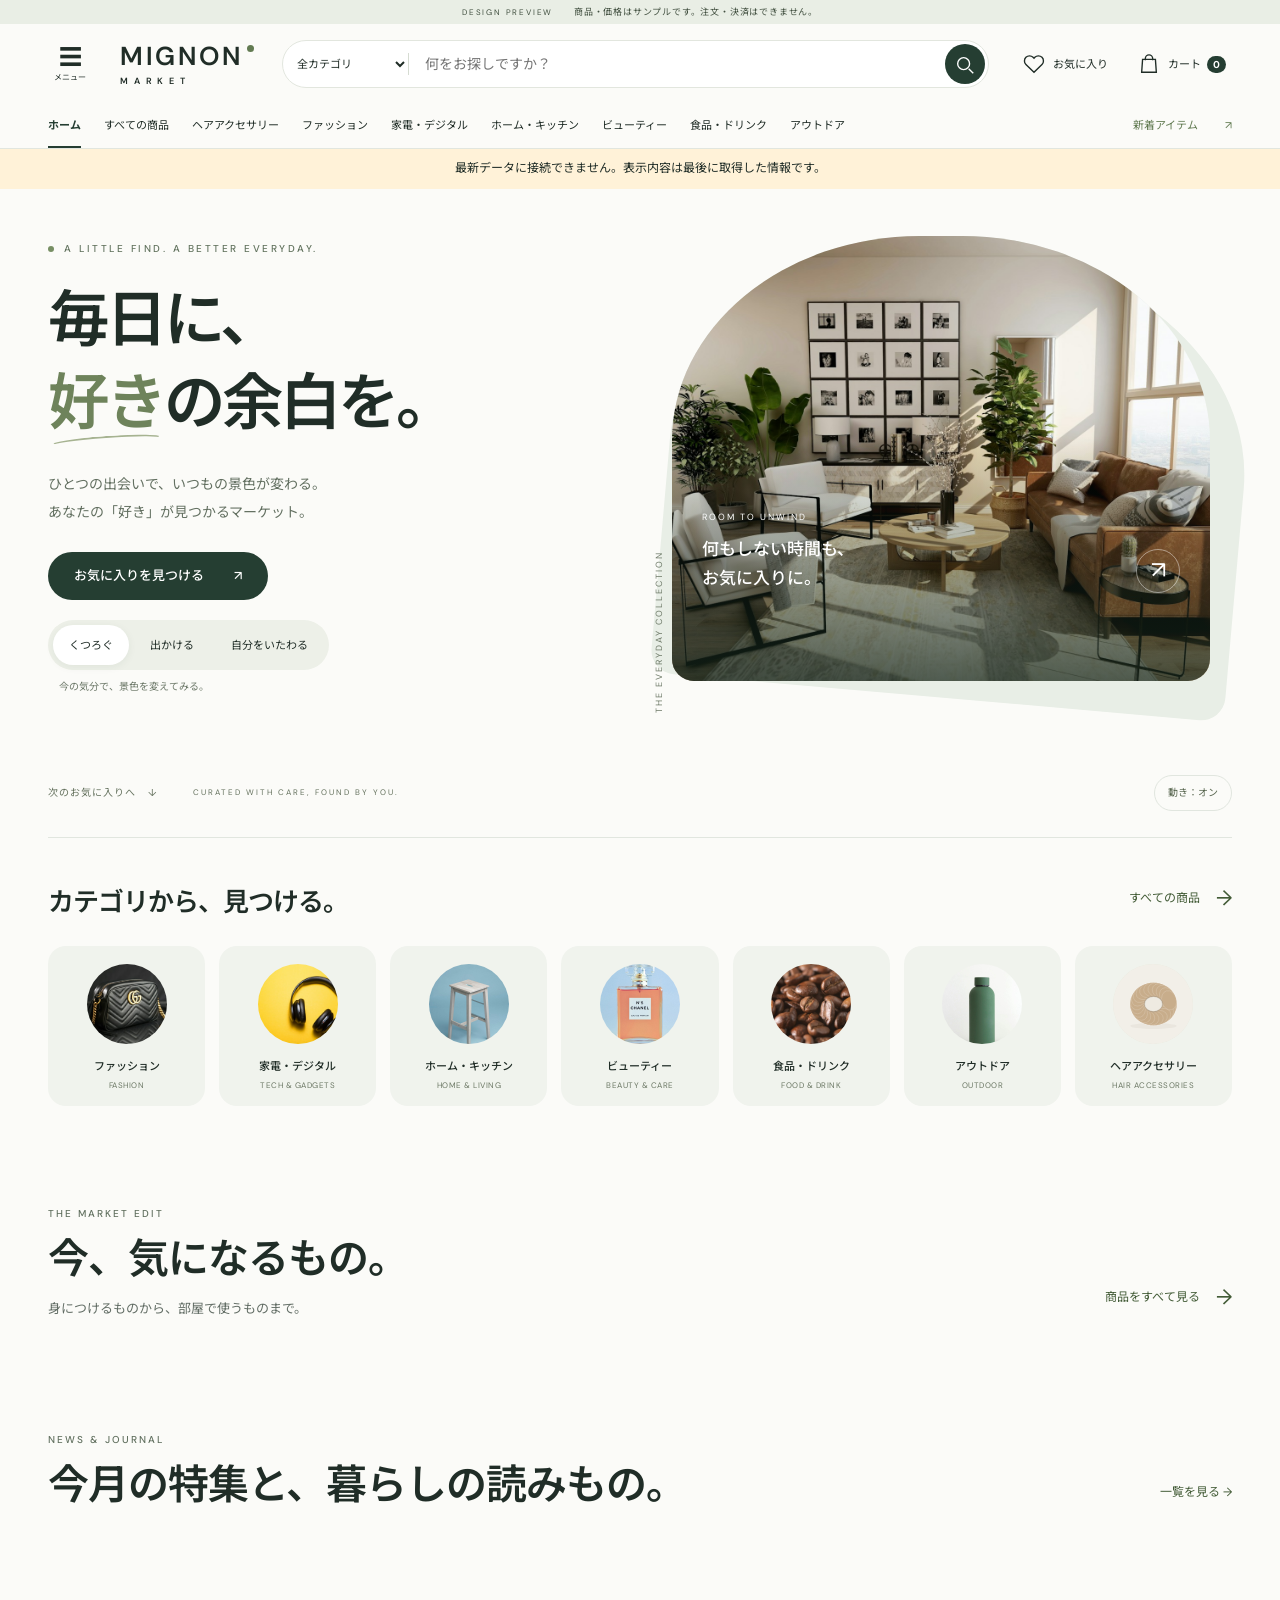
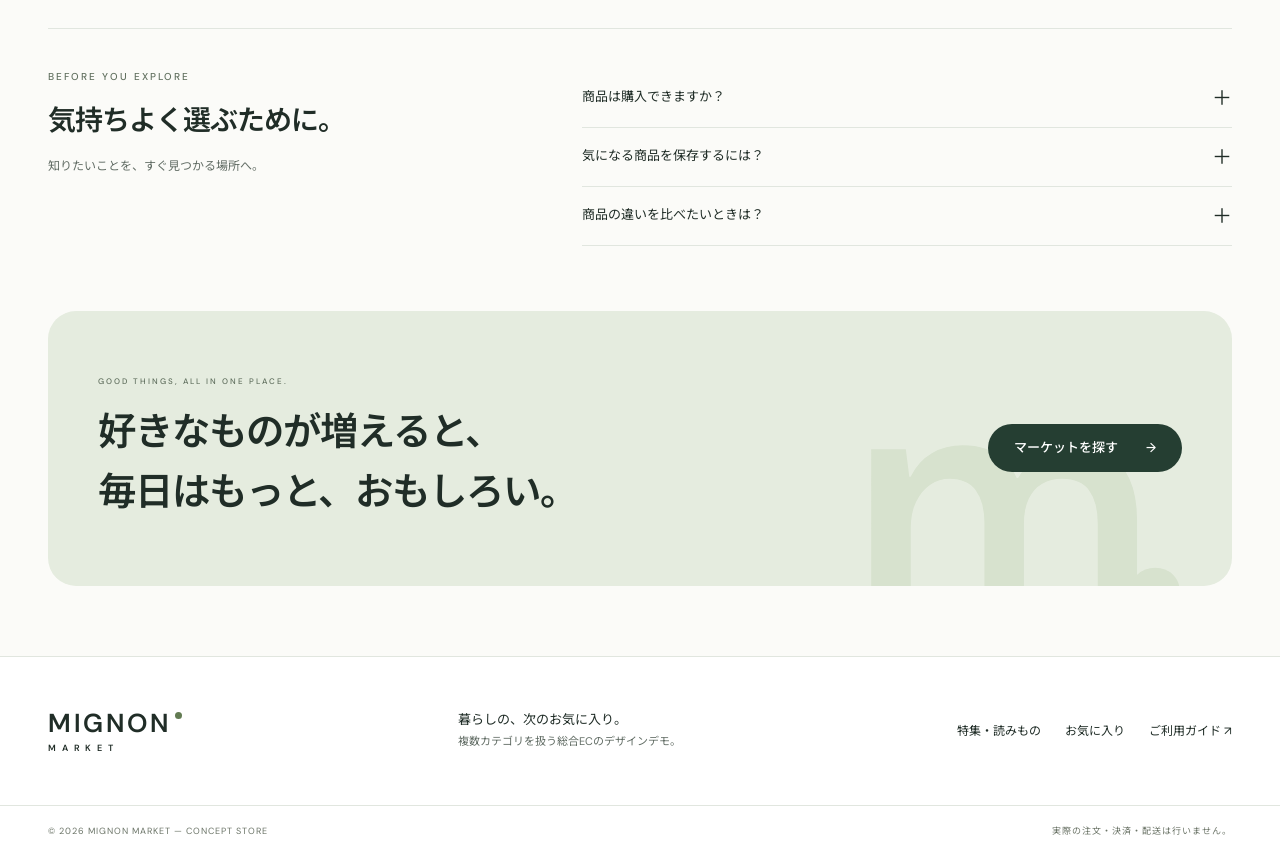
<file: index.html>
<!doctype html>
<html lang="ja">
<head>

<meta charset="UTF-8"><meta name="viewport" content="width=device-width,initial-scale=1">
<meta name="description" content="MIGNON MARKET — ファッション、デジタル、インテリアからヘアアクセサリーまで。暮らしの好きが見つかる総合ECのデザインデモ。">
<meta name="theme-color" content="#243c32"><title>MIGNON MARKET | 暮らしの、次のお気に入り。</title>
<link rel="icon" href="assets/favicon.svg" type="image/svg+xml"><link rel="stylesheet" href="style.css?v=20261027-8"><link rel="stylesheet" href="design.css?v=20261027-8"><script type="module" src="app.js?v=20261028-2"></script>
<link rel="stylesheet" href="interaction.css?v=20261027-10">
<link rel="stylesheet" href="experience.css?v=20261028-1">
</head>
<body>
<a class="skip" href="#catalog">商品一覧へスキップ</a>
<div class="preview-bar"><span>DESIGN PREVIEW</span> 商品・価格はサンプルです。注文・決済はできません。</div>
<header class="site-header">
<div class="header-inner">
<a href="./" class="brand" aria-label="MIGNON MARKET ホーム">MIGNON<span>MARKET</span><i></i></a>
<form id="search-form" role="search"><label class="sr-only" for="search-category">検索カテゴリ</label><select id="search-category"></select><span class="search-divider"></span><label class="sr-only" for="search">商品を検索</label><input id="search" type="search" placeholder="何をお探しですか？" autocomplete="off" list="search-suggestions"><datalist id="search-suggestions"></datalist><button class="search-submit" aria-label="検索する" data-icon="search"></button></form>
<div class="header-actions"><button data-action="favorites" aria-label="お気に入りを表示" aria-pressed="false"><span data-icon="heart"></span><span>お気に入り</span></button><button data-action="cart" aria-label="カートを開く"><span class="cart-icon" data-icon="bag"></span><span>カート <b id="cart-count">0</b></span></button></div>
</div>
<nav class="primary-nav" aria-label="商品カテゴリ"><div id="navigation"></div><button class="nav-special" data-action="new">新着アイテム <span>↗</span></button></nav>
</header>
<main>
<div class="shell">
<section class="hero experience-hero" aria-labelledby="hero-title">
  <div class="hero-copy">
    <p class="eyebrow">A LITTLE FIND. A BETTER EVERYDAY.</p>
    <h1 id="hero-title">毎日に、<br><em>好き</em>の余白を。</h1>
    <p class="hero-description">ひとつの出会いで、いつもの景色が変わる。<br>あなたの「好き」が見つかるマーケット。</p>
    <button class="primary" data-action="all">お気に入りを見つける <span aria-hidden="true">↗</span></button>
    <div class="scene-controls" role="group" aria-label="暮らしのシーンを切り替える">
      <button data-scene="0" aria-pressed="true" aria-controls="hero-scene">くつろぐ</button>
      <button data-scene="1" aria-pressed="false" aria-controls="hero-scene">出かける</button>
      <button data-scene="2" aria-pressed="false" aria-controls="hero-scene">自分をいたわる</button>
    </div>
    <p class="hero-scene-hint">今の気分で、景色を変えてみる。</p>
  </div>
  <div class="scene-stage" id="hero-scene">
    <div class="scene-frame">
      <img class="scene-image" src="assets/photos/interior.jpg" alt="自然光が差し込む、木の家具と植物のあるリビング" width="1400" height="1000" fetchpriority="high">
      <span class="scene-number" aria-hidden="true">01</span>
      <div class="scene-caption"><div><span class="scene-en">ROOM TO UNWIND</span><p class="scene-title">何もしない時間も、<br>お気に入りに。</p></div><a class="scene-link" href="catalog.html?category=home" aria-label="くつろぐシーンの商品を見る">↗</a></div>
    </div>
    <span class="scene-side-note" aria-hidden="true">THE EVERYDAY COLLECTION</span>
    <a class="scene-product" href="catalog.html?category=home" hidden><img width="74" height="84" alt=""><span><small>IN THIS SCENE</small><strong class="scene-product-name"></strong><span class="scene-product-price"></span></span><span aria-hidden="true">↗</span></a>
  </div>
  <p class="scene-status sr-only" role="status" aria-live="polite"></p>
</section>
<div class="experience-foot"><a href="#category-title">次のお気に入りへ <span aria-hidden="true">↓</span></a><span>CURATED WITH CARE, FOUND BY YOU.</span><button class="experience-motion" aria-pressed="false">動き：オン</button></div>
<div class="benefit-strip"><span><i data-icon="grid"></i>カテゴリを越えて、好きが見つかる</span><span><i data-icon="sliders"></i>条件を比べて、納得のひとつを</span><span><i data-icon="heart"></i>気になるアイテムを、まとめて保存</span></div>
<section class="category-section" aria-labelledby="category-title"><div class="section-heading"><div><p class="eyebrow">EXPLORE THE MARKET</p><h2 id="category-title">カテゴリから、見つける。</h2></div><button class="text-link" data-action="all">すべての商品 <span>→</span></button></div><div id="category-grid" class="category-grid"></div></section>

<section id="catalog" class="catalog" aria-labelledby="catalog-title"><div class="breadcrumbs"><button data-action="all">ホーム</button><span>/</span><span id="breadcrumb-current">すべての商品</span></div><div class="section-heading"><div><p class="eyebrow">CURATED FOR YOUR EVERYDAY</p><h2 id="catalog-title" tabindex="-1">すべての商品</h2></div><span class="demo-label">SAMPLE COLLECTION</span></div><div class="catalog-layout">
<details id="filters" open><summary><span data-icon="sliders"></span>絞り込み条件 <span class="filter-chevron">⌄</span></summary><div class="filters-body"><div class="filter-heading"><strong>絞り込み</strong><button class="text-link" data-action="clear-draft">条件をクリア</button></div><fieldset><legend>カテゴリ</legend><div id="category-filters"></div></fieldset><fieldset id="genre-field"><legend>ジャンル</legend><label class="sr-only" for="genre">ジャンルを選択</label><select id="genre"></select></fieldset><fieldset><legend>価格帯</legend><label class="sr-only" for="price">価格帯を選択</label><select id="price"><option value="all">すべての価格</option><option value="1000">1,000円以下</option><option value="3000">3,000円以下</option><option value="10000">10,000円以下</option><option value="30000">30,000円以下</option></select></fieldset><fieldset><legend>カラー</legend><div id="color-filters" class="color-filters"></div></fieldset><label class="check-line"><input type="checkbox" id="stock">在庫ありのみ</label><div class="filter-apply"><button class="primary" data-action="apply-filters">この条件で検索</button><p>条件をまとめて選択してから検索できます</p></div><div class="filter-note">小さな発見を、毎日に。<p>写真・仕様・在庫は操作確認用のサンプルです。</p></div></div></details>
<div class="catalog-content"><div class="result-toolbar"><p id="result-count" role="status"></p><label for="sort">並び替え <select id="sort"><option value="recommended">おすすめ順</option><option value="new">新着順</option><option value="low">価格が安い順</option><option value="high">価格が高い順</option></select></label></div><div id="filter-chips" class="filter-chips" aria-label="選択中の条件"></div><div id="products" class="products"></div><div id="empty" class="empty" hidden><span data-icon="search"></span><h3>条件に合う商品が見つかりませんでした</h3><p>キーワードを短くするか、絞り込み条件を減らしてみてください。</p><button class="primary" data-action="reset">条件をすべて解除</button></div><nav id="pagination" class="pagination" aria-label="商品一覧のページ"></nav></div>
</div></section>
<section id="recent-section" class="recent-section" hidden><div class="section-heading"><div><p class="eyebrow">PICK UP WHERE YOU LEFT OFF</p><h2>最近チェックしたアイテム</h2></div><button class="text-link" data-action="clear-recent">履歴を消去</button></div><div id="recent-products" class="recent-products"></div></section>
<section class="closing"><span class="closing-mark" aria-hidden="true">m.</span><div><p class="eyebrow">GOOD THINGS, ALL IN ONE PLACE.</p><h2>好きなものが増えると、<br>毎日はもっと、おもしろい。</h2></div><button class="primary" data-action="all">マーケットを探す <span>→</span></button></section>
</div></main>
<footer><div class="shell footer-top"><a class="brand" href="./">MIGNON<span>MARKET</span><i></i></a><p>暮らしの、次のお気に入り。<br><small>複数カテゴリを扱う総合ECのデザインデモ。</small></p><div class="footer-links"><a href="campaigns.html">特集・読みもの</a><a href="favorites.html">お気に入り</a><button class="text-link" data-action="guide">ご利用ガイド ↗</button></div></div><div class="shell footer-bottom"><span>© 2026 MIGNON MARKET — CONCEPT STORE</span><span>実際の注文・決済・配送は行いません。</span></div></footer>
<div class="mobile-nav"><button data-action="home"><span data-icon="home"></span>ホーム</button><button data-action="all"><span data-icon="grid"></span>商品を探す</button><button data-action="favorites"><span data-icon="heart"></span>お気に入り</button><button data-action="cart"><span data-icon="bag"></span>カート</button></div>
<div id="compare-bar" class="compare-bar" hidden><span id="compare-count"></span><button class="primary" data-action="compare">比較する</button><button class="icon-button" data-action="clear-compare" aria-label="比較を解除">×</button></div>
<dialog id="detail-dialog" aria-labelledby="detail-title"><button class="close icon-button" aria-label="前のページに戻る">← 戻る</button><div id="detail-content"></div></dialog>
<dialog id="cart-dialog" class="side-dialog" aria-labelledby="cart-title"><div class="dialog-heading"><div><p class="eyebrow">YOUR SELECTION</p><h2 id="cart-title">ショッピングカート</h2></div><button class="close icon-button" aria-label="前のページに戻る">←</button></div><p class="muted">操作確認用です。注文・決済はできません。</p><div id="cart-content"></div></dialog>
<dialog id="compare-dialog" aria-labelledby="compare-title"><div class="dialog-heading"><h2 id="compare-title">アイテムを比較</h2><button class="close icon-button" aria-label="比較を閉じる">×</button></div><div id="compare-content"></div></dialog>
<dialog id="guide-dialog" aria-labelledby="guide-title"><div class="dialog-heading"><h2 id="guide-title">このデモについて</h2><button class="close icon-button" aria-label="説明を閉じる">×</button></div><p>総合ECの操作確認用サイトです。商品・ブランド・価格・仕様は架空のサンプルで、写真はイメージです。</p><p>カテゴリ検索、条件の絞り込み、お気に入り、最大3点の比較、カート操作を体験できます。お気に入り・カート・閲覧履歴はこのブラウザ内に保存します。</p><p>商品・記事は管理画面から更新できます。本番の会員認証、注文・決済、SNS連携、AI学習は未実装です。「おすすめ順」はデモの編集順です。</p><button class="secondary" data-action="clear-data">このブラウザの保存データを消去</button></dialog>
<div id="toast" role="status"></div>
</body></html>
</file>
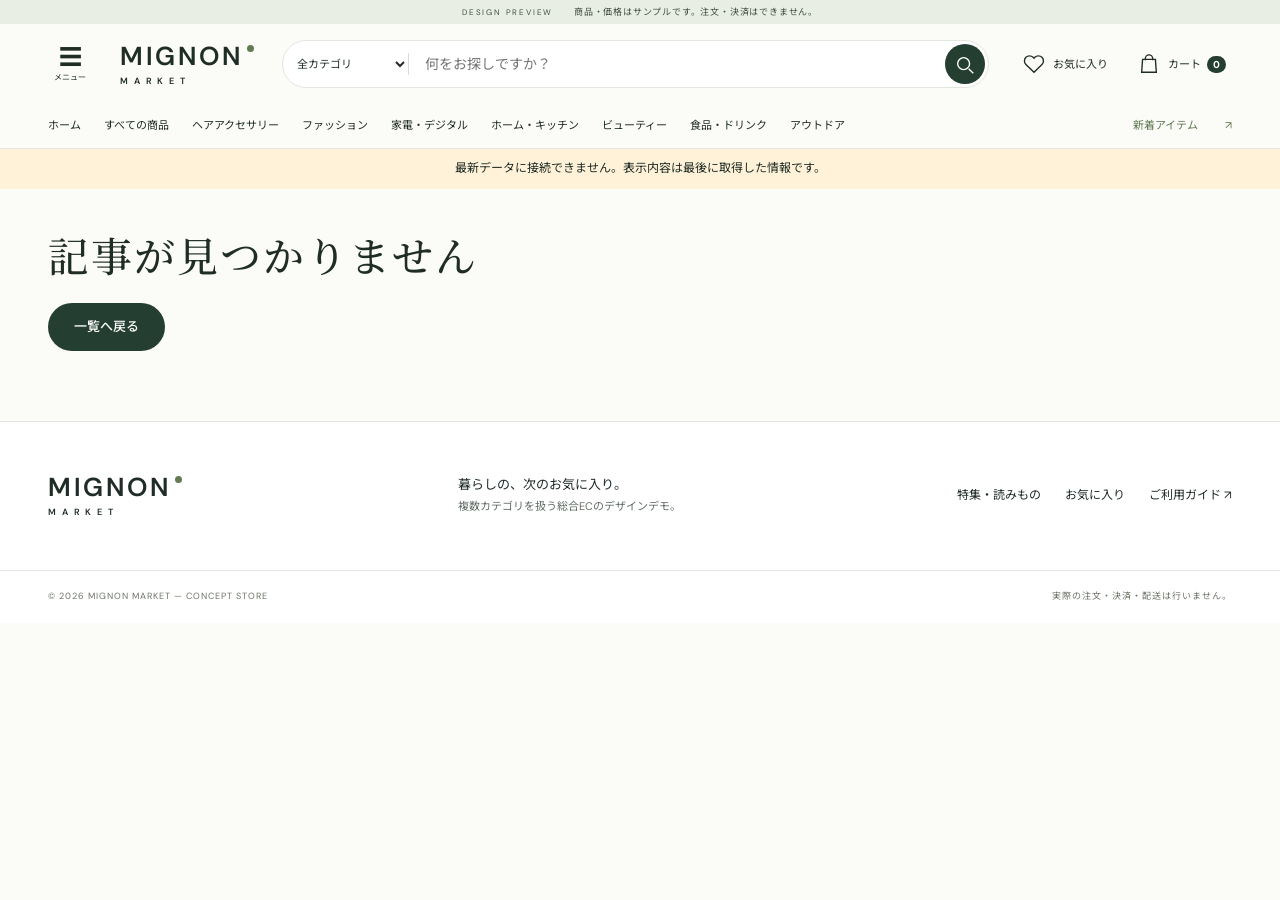
<file: article.html>
<!doctype html>
<html lang="ja">
<head>
<meta charset="UTF-8"><meta name="viewport" content="width=device-width,initial-scale=1">
<meta name="description" content="MIGNON MARKET — ファッション、デジタル、インテリアからヘアアクセサリーまで。暮らしの好きが見つかる総合ECのデザインデモ。">
<meta name="theme-color" content="#243c32"><title>MIGNON MARKET | 暮らしの、次のお気に入り。</title>
<link rel="icon" href="assets/favicon.svg" type="image/svg+xml"><link rel="stylesheet" href="style.css?v=20261027-8"><link rel="stylesheet" href="design.css?v=20261027-8"><script type="module" src="app.js?v=20261028-2"></script>
<link rel="stylesheet" href="interaction.css?v=20261027-10">
<link rel="stylesheet" href="experience.css?v=20261028-1">
</head>
<body>
<a class="skip" href="#catalog">商品一覧へスキップ</a>
<div class="preview-bar"><span>DESIGN PREVIEW</span> 商品・価格はサンプルです。注文・決済はできません。</div>
<header class="site-header">
<div class="header-inner">
<a href="./" class="brand" aria-label="MIGNON MARKET ホーム">MIGNON<span>MARKET</span><i></i></a>
<form id="search-form" role="search"><label class="sr-only" for="search-category">検索カテゴリ</label><select id="search-category"></select><span class="search-divider"></span><label class="sr-only" for="search">商品を検索</label><input id="search" type="search" placeholder="何をお探しですか？" autocomplete="off" list="search-suggestions"><datalist id="search-suggestions"></datalist><button class="search-submit" aria-label="検索する" data-icon="search"></button></form>
<div class="header-actions"><button data-action="favorites" aria-label="お気に入りを表示" aria-pressed="false"><span data-icon="heart"></span><span>お気に入り</span></button><button data-action="cart" aria-label="カートを開く"><span class="cart-icon" data-icon="bag"></span><span>カート <b id="cart-count">0</b></span></button></div>
</div>
<nav class="primary-nav" aria-label="商品カテゴリ"><div id="navigation"></div><button class="nav-special" data-action="new">新着アイテム <span>↗</span></button></nav>
</header>
<main>
<div class="shell">
<section class="hero" aria-labelledby="hero-title"><div class="hero-photo"><img src="assets/photos/interior.jpg" alt="自然光と木の家具がつくる、くつろぎのリビング" fetchpriority="high" width="1400" height="1000"></div><div class="hero-copy"><p class="eyebrow">MIGNON MARKET · THE EVERYDAY EDIT</p><h1 id="hero-title">好きなものと、<br>暮らす日々。</h1><p class="hero-description">装う、くつろぐ、出かける。<br>いつもの毎日に、ひとつの新しい出会いを。</p><button class="primary" data-action="all">お気に入りを見つける <span>→</span></button><div class="hero-foot"><span>LIFE, WELL CHOSEN.</span><span>01 / THE MARKET</span></div></div><div class="hero-label"><span>暮らしを彩る、セレクトマーケット</span><b>Objects for<br>everyday living.</b></div></section>
<div class="benefit-strip"><span><i data-icon="grid"></i>カテゴリを越えて、好きが見つかる</span><span><i data-icon="sliders"></i>条件を比べて、納得のひとつを</span><span><i data-icon="heart"></i>気になるアイテムを、まとめて保存</span></div>
<section class="category-section" aria-labelledby="category-title"><div class="section-heading"><div><p class="eyebrow">EXPLORE THE MARKET</p><h2 id="category-title">カテゴリから、見つける。</h2></div><button class="text-link" data-action="all">すべての商品 <span>→</span></button></div><div id="category-grid" class="category-grid"></div></section>
<section class="editorial-grid" aria-label="テーマから探す"><button class="editorial editorial-large" data-category="tech"><img src="assets/photos/headphones.jpg" alt="イエローの背景に置かれたヘッドホン" loading="lazy"><div><p class="eyebrow">SMARTER EVERYDAY</p><h2>日常に、いい音と<br>いい道具。</h2><span>デジタルを見る ↗</span></div></button><button class="editorial" data-category="fashion"><img src="assets/photos/bag.jpg" alt="レザーバッグのイメージ" loading="lazy"><div><p class="eyebrow">YOUR OWN STYLE</p><h2>らしさを、纏う。</h2><span>ファッションを見る ↗</span></div></button><button class="editorial editorial-beauty" data-category="beauty"><img src="assets/photos/perfume.jpg" alt="香水のイメージ" loading="lazy"><div><p class="eyebrow">A MOMENT FOR YOU</p><h2>自分をいたわる時間。</h2><span>ビューティーを見る ↗</span></div></button></section>
<section id="catalog" class="catalog" aria-labelledby="catalog-title"><div class="breadcrumbs"><button data-action="all">ホーム</button><span>/</span><span id="breadcrumb-current">すべての商品</span></div><div class="section-heading"><div><p class="eyebrow">CURATED FOR YOUR EVERYDAY</p><h2 id="catalog-title" tabindex="-1">すべての商品</h2></div><span class="demo-label">SAMPLE COLLECTION</span></div><div class="catalog-layout">
<details id="filters" open><summary><span data-icon="sliders"></span>絞り込み条件 <span class="filter-chevron">⌄</span></summary><div class="filters-body"><div class="filter-heading"><strong>絞り込み</strong><button class="text-link" data-action="clear-draft">条件をクリア</button></div><fieldset><legend>カテゴリ</legend><div id="category-filters"></div></fieldset><fieldset id="genre-field"><legend>ジャンル</legend><label class="sr-only" for="genre">ジャンルを選択</label><select id="genre"></select></fieldset><fieldset><legend>価格帯</legend><label class="sr-only" for="price">価格帯を選択</label><select id="price"><option value="all">すべての価格</option><option value="1000">1,000円以下</option><option value="3000">3,000円以下</option><option value="10000">10,000円以下</option><option value="30000">30,000円以下</option></select></fieldset><fieldset><legend>カラー</legend><div id="color-filters" class="color-filters"></div></fieldset><label class="check-line"><input type="checkbox" id="stock">在庫ありのみ</label><div class="filter-apply"><button class="primary" data-action="apply-filters">この条件で検索</button><p>条件をまとめて選択してから検索できます</p></div><div class="filter-note">小さな発見を、毎日に。<p>写真・仕様・在庫は操作確認用のサンプルです。</p></div></div></details>
<div class="catalog-content"><div class="result-toolbar"><p id="result-count" role="status"></p><label for="sort">並び替え <select id="sort"><option value="recommended">おすすめ順</option><option value="new">新着順</option><option value="low">価格が安い順</option><option value="high">価格が高い順</option></select></label></div><div id="filter-chips" class="filter-chips" aria-label="選択中の条件"></div><div id="products" class="products"></div><div id="empty" class="empty" hidden><span data-icon="search"></span><h3>条件に合う商品が見つかりませんでした</h3><p>キーワードを短くするか、絞り込み条件を減らしてみてください。</p><button class="primary" data-action="reset">条件をすべて解除</button></div><nav id="pagination" class="pagination" aria-label="商品一覧のページ"></nav></div>
</div></section>
<section id="recent-section" class="recent-section" hidden><div class="section-heading"><div><p class="eyebrow">PICK UP WHERE YOU LEFT OFF</p><h2>最近チェックしたアイテム</h2></div><button class="text-link" data-action="clear-recent">履歴を消去</button></div><div id="recent-products" class="recent-products"></div></section>
<section class="closing"><div><p class="eyebrow">GOOD THINGS, ALL IN ONE PLACE.</p><h2>好きなものが増えると、<br>毎日はもっと、おもしろい。</h2></div><button class="primary" data-action="all">マーケットを探す <span>→</span></button></section>
</div></main>
<footer><div class="shell footer-top"><a class="brand" href="./">MIGNON<span>MARKET</span><i></i></a><p>暮らしの、次のお気に入り。<br><small>複数カテゴリを扱う総合ECのデザインデモ。</small></p><div class="footer-links"><a href="campaigns.html">特集・読みもの</a><a href="favorites.html">お気に入り</a><button class="text-link" data-action="guide">ご利用ガイド ↗</button></div></div><div class="shell footer-bottom"><span>© 2026 MIGNON MARKET — CONCEPT STORE</span><span>実際の注文・決済・配送は行いません。</span></div></footer>
<div class="mobile-nav"><button data-action="home"><span data-icon="home"></span>ホーム</button><button data-action="all"><span data-icon="grid"></span>商品を探す</button><button data-action="favorites"><span data-icon="heart"></span>お気に入り</button><button data-action="cart"><span data-icon="bag"></span>カート</button></div>
<div id="compare-bar" class="compare-bar" hidden><span id="compare-count"></span><button class="primary" data-action="compare">比較する</button><button class="icon-button" data-action="clear-compare" aria-label="比較を解除">×</button></div>
<dialog id="detail-dialog" aria-labelledby="detail-title"><button class="close icon-button" aria-label="前のページに戻る">← 戻る</button><div id="detail-content"></div></dialog>
<dialog id="cart-dialog" class="side-dialog" aria-labelledby="cart-title"><div class="dialog-heading"><div><p class="eyebrow">YOUR SELECTION</p><h2 id="cart-title">ショッピングカート</h2></div><button class="close icon-button" aria-label="前のページに戻る">←</button></div><p class="muted">操作確認用です。注文・決済はできません。</p><div id="cart-content"></div></dialog>
<dialog id="compare-dialog" aria-labelledby="compare-title"><div class="dialog-heading"><h2 id="compare-title">アイテムを比較</h2><button class="close icon-button" aria-label="比較を閉じる">×</button></div><div id="compare-content"></div></dialog>
<dialog id="guide-dialog" aria-labelledby="guide-title"><div class="dialog-heading"><h2 id="guide-title">このデモについて</h2><button class="close icon-button" aria-label="説明を閉じる">×</button></div><p>総合ECの操作確認用サイトです。商品・ブランド・価格・仕様は架空のサンプルで、写真はイメージです。</p><p>カテゴリ検索、条件の絞り込み、お気に入り、最大3点の比較、カート操作を体験できます。お気に入り・カート・閲覧履歴はこのブラウザ内に保存します。</p><p>商品・記事は管理画面から更新できます。本番の会員認証、注文・決済、SNS連携、AI学習は未実装です。「おすすめ順」はデモの編集順です。</p><button class="secondary" data-action="clear-data">このブラウザの保存データを消去</button></dialog>
<div id="toast" role="status"></div>
</body></html>
</file>
<file: style.css>
@import url('https://fonts.googleapis.com/css2?family=DM+Sans:wght@400;500;600;700&family=Noto+Sans+JP:wght@400;500;600;700&family=Noto+Serif+JP:wght@400;500&display=swap');
:root{--ink:#222c27;--muted:#666d67;--green:#243c32;--accent:#a66039;--line:#e1e4de;--paper:#fafbf8;--surface:#f1f3ed;--radius:8px}*{box-sizing:border-box}html{scroll-behavior:smooth;scroll-padding-top:160px}body{margin:0;background:var(--paper);color:var(--ink);font:14px/1.6 'DM Sans','Noto Sans JP',sans-serif}button,input,select{font:inherit;color:inherit}button{cursor:pointer;border:0;background:none}button:disabled{opacity:.4;cursor:not-allowed}a{color:inherit;text-decoration:none}button,a,input,select{touch-action:manipulation}button:focus-visible,a:focus-visible,summary:focus-visible{outline:3px solid #a66039;outline-offset:4px}input:focus,select:focus{outline:2px solid #526c59;outline-offset:2px}button:hover:not(:disabled){color:var(--accent)}[hidden]{display:none!important}svg.icon{width:22px;height:22px;stroke:currentColor;stroke-width:1.5;fill:none;vertical-align:middle;flex-shrink:0}.shell{max-width:1440px;margin:auto;padding:0 48px}.sr-only{position:absolute;width:1px;height:1px;overflow:hidden;clip:rect(0,0,0,0)}.skip{position:fixed;z-index:100;top:-80px;left:16px;background:white;padding:15px}.skip:focus{top:10px}.preview-bar{background:var(--green);color:#edf1ea;text-align:center;font-size:10px;letter-spacing:.8px;padding:7px 16px}.preview-bar>span{font-size:9px;letter-spacing:1.8px;margin-right:18px;color:#d0dbcc}.site-header{position:sticky;top:0;z-index:20;background:#fff;border-bottom:1px solid var(--line)}.header-inner{max-width:1440px;margin:auto;display:flex;align-items:center;gap:42px;padding:24px 48px}.brand{font-size:26px;font-weight:600;letter-spacing:2.7px;line-height:1;position:relative;padding-right:12px;flex-shrink:0}.brand>span{display:block;font-size:9px;letter-spacing:5.8px;margin-top:8px}.brand>i{position:absolute;right:0;top:2px;width:7px;height:7px;border-radius:50%;background:var(--accent)}#search-form{display:flex;align-items:center;background:#f4f5f1;border:1px solid #e6e8e1;border-radius:6px;flex:1;height:48px;overflow:visible}#search-form select{border:0;background:transparent;padding:0 10px;font-size:11px;width:125px;flex-shrink:0;cursor:pointer}.search-divider{width:1px;height:22px;background:#d6dcd2}#search{border:0;background:none;padding:12px 16px;min-width:0;width:100%;font-size:13px}.search-submit{height:40px;min-width:44px;margin:3px;border-radius:4px;background:var(--green);color:white}.search-submit:hover:not(:disabled){background:#385647;color:white}.header-actions{display:flex;gap:18px}.header-actions button{min-height:48px;display:flex;align-items:center;gap:8px;font-size:11px;white-space:nowrap}.header-actions b{font-size:10px;background:var(--green);color:white;border-radius:20px;padding:2px 6px;margin-left:3px}.primary-nav{max-width:1440px;margin:auto;padding:0 48px;display:flex;justify-content:space-between;gap:30px;font-size:11px}.primary-nav>div{display:flex;gap:28px;overflow-x:auto;scrollbar-width:none}.primary-nav button{white-space:nowrap;min-height:44px;padding:10px 0;border-bottom:2px solid transparent}.primary-nav button[aria-current=true]{border-color:var(--green);color:var(--green);font-weight:700}.nav-special{color:var(--accent)}.nav-special span{margin-left:24px}.hero{margin-top:32px;display:grid;grid-template-columns:.85fr 1.15fr;min-height:450px;background:#eeeae1;border-radius:var(--radius);overflow:hidden}.hero-copy{padding:48px 48px 28px;display:flex;flex-direction:column;align-items:flex-start}.eyebrow{font-size:10px;letter-spacing:2px;margin:0 0 16px;font-weight:500;color:#657360}h1{font-family:'Noto Serif JP',serif;font-size:clamp(30px,3.2vw,46px);font-weight:500;line-height:1.6;letter-spacing:2px;margin:3px 0 16px}.hero-description{font-size:13px;line-height:2;color:#596459;margin:0 0 28px}.primary,.secondary{display:inline-flex;align-items:center;justify-content:center;gap:28px;min-height:44px;padding:13px 22px;border-radius:4px;font-weight:500;font-size:12px;background:var(--green);color:white}.primary:hover:not(:disabled){color:white;background:#3c5747}.secondary{background:white;color:var(--green);border:1px solid var(--line)}.secondary:hover:not(:disabled){background:var(--surface);color:var(--green)}.hero-foot{margin-top:auto;padding-top:30px;display:flex;justify-content:space-between;width:100%;font-size:9px;letter-spacing:2px;color:#6a7366}.hero-photo{position:relative;min-width:0}.hero-photo>img{height:100%;width:100%;object-fit:cover;position:absolute;inset:0}.hero-caption{position:absolute;bottom:24px;left:24px;right:24px;display:flex;align-items:center;justify-content:space-between;text-align:left;background:#fffffff0;backdrop-filter:blur(10px);padding:17px 22px;border-radius:4px;font-size:9px;letter-spacing:1.4px}.hero-caption small{display:block;font-size:12px;letter-spacing:.5px;margin-top:4px}.round-arrow{font-size:22px}.benefit-strip{display:flex;justify-content:space-around;gap:20px;padding:23px 0;border-bottom:1px solid var(--line);font-size:11px;color:#586658}.benefit-strip>span{display:flex;align-items:center;gap:10px}.benefit-strip svg{width:18px;height:18px}.category-section{padding:48px 0}.section-heading{display:flex;align-items:flex-end;justify-content:space-between;gap:16px;margin-bottom:28px}.section-heading .eyebrow{margin-bottom:8px}h2{font-weight:500;font-size:23px;letter-spacing:.5px;line-height:1.5;margin:0}.text-link{font-size:12px;min-height:44px;display:inline-flex;align-items:center;gap:18px;padding:0}.category-grid{display:grid;grid-template-columns:repeat(7,1fr);gap:24px}.category-card{padding:0;text-align:center}.category-image{aspect-ratio:1.2;background:#ebece5;border-radius:6px;overflow:hidden;display:block;margin-bottom:13px}.category-image img{width:100%;height:100%;object-fit:cover;transition:transform .3s}.category-card:hover img{transform:scale(1.06)}.category-card strong{font-size:12px;font-weight:500;display:block}.category-card small{font-size:9px;color:var(--muted);display:block;margin-top:4px;letter-spacing:.5px}.editorial-grid{display:grid;grid-template-columns:1.35fr 1fr 1fr;gap:20px;margin:0 0 54px}.editorial{position:relative;min-height:240px;overflow:hidden;border-radius:6px;text-align:left;background:#ece5dc}.editorial>img{position:absolute;width:100%;height:100%;inset:0;object-fit:cover;transition:transform .5s}.editorial:hover>img{transform:scale(1.04)}.editorial>div{position:relative;z-index:1;padding:24px;height:100%;background:linear-gradient(90deg,#f2eee5f5,#f2eee588 55%,#f2eee500)}.editorial .eyebrow{font-size:8px;letter-spacing:1.6px}.editorial h2{font-size:22px;font-family:'Noto Serif JP',serif;line-height:1.6}.editorial span{display:block;font-size:10px;margin-top:24px}.editorial-large>img{object-position:80% center}.editorial-beauty>img{object-position:80% 50%}.catalog{border-top:1px solid var(--line);padding:30px 0 60px}.breadcrumbs{display:flex;align-items:center;gap:12px;color:var(--muted);font-size:10px;margin-bottom:18px}.breadcrumbs button{padding:0;min-height:30px}.demo-label{font-size:9px;letter-spacing:1.5px;color:#747b70}.catalog-layout{display:grid;grid-template-columns:202px minmax(0,1fr);gap:36px}#filters summary{display:none}.filter-heading{display:flex;justify-content:space-between;align-items:center}.filter-heading strong{font-size:13px}.filter-heading button{font-size:10px}.filters-body fieldset{border:0;border-bottom:1px solid var(--line);padding:20px 0;margin:0;min-width:0}.filters-body legend{float:none;width:100%;font-size:12px;font-weight:600;margin-bottom:12px;padding:0}.filters-body fieldset select{width:100%}select{border:1px solid #d6dbd2;background:white;border-radius:4px;padding:10px;font-size:11px;min-height:42px;max-width:100%}input[type=checkbox],input[type=radio]{accent-color:var(--green);width:16px;height:16px;flex-shrink:0;cursor:pointer}.filter-option{display:flex;align-items:center;gap:9px;min-height:36px;font-size:11px;cursor:pointer}.filter-option input{margin:0}.filter-option>small{margin-left:auto;color:#747b70;font-size:10px}.filter-option:has(input:checked){font-weight:600;color:var(--green)}.color-filters{display:grid;grid-template-columns:1fr 1fr;gap:4px}.color-option{display:flex;align-items:center;gap:6px;font-size:10px;min-height:36px;cursor:pointer}.color-option input{position:absolute;opacity:0;width:1px;height:1px}.swatch{display:inline-block;border-radius:50%;width:14px;height:14px;border:1px solid #0002}.color-option input:checked+.swatch{outline:2px solid var(--green);outline-offset:3px}.color-option input:focus-visible+.swatch{outline:3px solid var(--accent);outline-offset:3px}.check-line{display:flex;align-items:center;gap:8px;font-size:11px;margin-top:18px;min-height:40px;cursor:pointer}.filter-note{font-family:'Noto Serif JP',serif;padding:20px 16px;margin-top:24px;background:#edf0e7;border-radius:4px;font-size:13px}.filter-note p{font:10px/1.9 'Noto Sans JP',sans-serif;color:var(--muted);margin-bottom:0}.result-toolbar{display:flex;justify-content:space-between;align-items:center;gap:15px;margin-bottom:16px}.result-toolbar p{font-size:12px;margin:0}.result-toolbar label{font-size:10px;color:var(--muted);display:flex;align-items:center;gap:8px}.filter-chips{display:flex;gap:8px;flex-wrap:wrap;margin-bottom:16px}.filter-chips:empty{margin:0}.chip{background:#e9eee5;border:1px solid #d6dfd0;border-radius:30px;font-size:11px;min-height:36px;padding:5px 12px;display:flex;align-items:center;gap:12px}.products{display:grid;grid-template-columns:repeat(4,minmax(0,1fr));gap:30px 18px}.product{min-width:0;position:relative}.product-image{position:relative;display:block;width:100%;padding:0;border-radius:5px;overflow:hidden;background:#eeeae2;aspect-ratio:1}.product-image img{width:100%;height:100%;object-fit:cover;display:block;transition:transform .35s}.product-image:hover img{transform:scale(1.055)}.product-image .tag{position:absolute;top:12px;left:12px;background:#ffffffed;font-size:8px;letter-spacing:1px;padding:4px 7px;border-radius:2px;color:#35463a}.product-image .tag.sold{background:#263b31;color:white}.heart{position:absolute;right:7px;top:7px;min-width:36px;min-height:36px;border-radius:50%;background:#fffffff0;display:grid;place-items:center}.heart svg{width:18px;height:18px}.heart[aria-pressed=true]{color:#9e5238}.heart[aria-pressed=true] svg{fill:#9e523825}.product-brand{font-size:9px;letter-spacing:1.1px;color:#6b7468;margin:14px 0 5px}.product h3{font-weight:500;font-size:12px;line-height:1.7;margin:0 0 6px}.product h3 button{padding:0;text-align:left;min-height:40px}.product .product-desc{font-size:10px;color:#70766c;margin:0 0 8px;white-space:nowrap;overflow:hidden;text-overflow:ellipsis}.price{font-size:19px;font-weight:500;letter-spacing:.3px;margin:0}.price small{font-size:9px;color:#70766c;letter-spacing:0;font-weight:400;margin-left:4px}.product-meta{display:flex;justify-content:space-between;align-items:center;margin-top:7px;gap:8px}.product-meta>span{font-size:10px;color:#697267;display:flex;align-items:center;gap:5px}.compare-check{font-size:10px;display:flex;align-items:center;gap:3px;min-height:32px;cursor:pointer}.compare-check input{width:13px;height:13px}.pagination{display:flex;justify-content:center;gap:8px;margin-top:36px}.pagination button{border:1px solid var(--line);min-width:42px;height:42px;border-radius:4px;background:white}.pagination button[aria-current=page]{background:var(--green);color:white;border-color:var(--green)}.empty{text-align:center;background:var(--surface);padding:50px 20px;border-radius:8px}.empty>span svg{width:36px;height:36px}.empty h3{font-size:16px;font-weight:500}.empty p{font-size:12px;color:var(--muted);margin-bottom:25px}.recent-section{border-top:1px solid var(--line);padding:36px 0 50px}.recent-products{display:grid;grid-template-columns:repeat(6,1fr);gap:20px}.recent-products>button{padding:0;text-align:left;font-size:11px}.recent-products img{width:100%;aspect-ratio:1.2;object-fit:cover;border-radius:4px;display:block;margin-bottom:10px}.recent-products strong{display:block;margin-top:5px;font-size:13px}.closing{background:#e9ede3;display:flex;align-items:center;justify-content:space-between;padding:42px 48px;border-radius:6px;margin-bottom:48px}.closing h2{font-family:'Noto Serif JP',serif;font-size:27px;line-height:1.8}.closing .eyebrow{font-size:9px}footer{background:white;border-top:1px solid var(--line)}.footer-top{display:flex;align-items:center;justify-content:space-between;gap:30px;padding-top:38px;padding-bottom:30px}.footer-top p{font-size:13px}.footer-top small{color:var(--muted);font-size:11px}.footer-bottom{display:flex;justify-content:space-between;gap:15px;border-top:1px solid var(--line);padding-top:18px;padding-bottom:20px;font-size:9px;letter-spacing:1px;color:#6b7467}.mobile-nav{display:none}dialog{border:0;border-radius:12px;max-width:900px;width:calc(100% - 40px);max-height:90dvh;overflow:auto;padding:36px;background:#fff;color:var(--ink)}dialog::backdrop{background:#14211999;backdrop-filter:blur(4px)}body:has(dialog[open]){overflow:hidden}.icon-button{min-width:44px;min-height:44px;font-size:26px;border-radius:50%}.icon-button:hover{background:var(--surface)}#detail-dialog>.close{position:absolute;right:12px;top:12px;background:#fffffff0;z-index:1}.dialog-heading{display:flex;align-items:center;justify-content:space-between;gap:12px;margin-bottom:18px}.dialog-heading h2{font-size:21px}.dialog-heading .eyebrow{margin-bottom:7px}.detail-grid{display:grid;grid-template-columns:1fr 1fr;gap:32px;padding-top:12px}.detail-image{width:100%;aspect-ratio:1;object-fit:cover;border-radius:6px}.detail-body h2{font-size:24px;margin:8px 0 15px;line-height:1.6}.detail-body .price{font-size:27px;margin:16px 0}.detail-body p{font-size:12px;line-height:1.9}.detail-body dl{border-top:1px solid var(--line);border-bottom:1px solid var(--line);padding:10px 0;margin:18px 0;font-size:12px}.detail-body dl>div{display:flex;justify-content:space-between;gap:10px;padding:6px}.detail-body dt{color:var(--muted)}.detail-body dd{margin:0;text-align:right}.detail-actions{display:flex;gap:10px;align-items:center;margin-top:20px}.detail-actions label{font-size:11px}.detail-actions select{display:block;margin-top:5px}.detail-actions .primary{flex:1;align-self:end;min-height:46px}.muted{color:var(--muted);font-size:12px}.sample-caption{font-size:10px!important;color:var(--muted)}.side-dialog{height:100dvh;max-height:100dvh;margin:0 0 0 auto;border-radius:12px 0 0 12px;max-width:500px;padding:32px}.cart-row{display:grid;grid-template-columns:78px 1fr;gap:16px;padding:20px 0;border-bottom:1px solid var(--line)}.cart-row img{width:78px;aspect-ratio:1;object-fit:cover;border-radius:4px}.cart-row h3{font-size:12px;font-weight:500;margin:0 0 5px}.cart-row .price{font-size:15px}.quantity-row{display:flex;align-items:center;gap:12px;margin-top:12px}.quantity-row button{width:32px;height:32px;border:1px solid var(--line);border-radius:4px}.quantity-row .remove-item{margin-left:auto;width:auto;padding:0 8px;border:0;text-decoration:underline;font-size:11px}.cart-total{display:flex;justify-content:space-between;align-items:center;padding:24px 0;font-size:14px}.cart-total strong{font-size:25px}.cart-notice{background:var(--surface);padding:16px;font-size:12px;border-radius:4px}.compare-bar{position:fixed;bottom:24px;left:50%;transform:translateX(-50%);display:flex;align-items:center;gap:20px;padding:10px 14px 10px 22px;background:#fff;border:1px solid var(--line);border-radius:8px;box-shadow:0 8px 30px #243c3225;z-index:25;font-size:12px;white-space:nowrap}.comparison-grid{display:grid;gap:16px;grid-template-columns:repeat(var(--compare-columns),minmax(0,1fr))}.comparison-grid img{width:100%;aspect-ratio:1;object-fit:cover;border-radius:4px}.comparison-grid h3{font-size:13px;min-height:44px}.comparison-grid dl{font-size:12px}.comparison-grid dt{font-size:10px;color:var(--muted);border-top:1px solid var(--line);padding-top:10px}.comparison-grid dd{margin:5px 0 12px}.comparison-grid .primary{width:100%;padding:10px;font-size:11px}#guide-dialog{max-width:580px}#guide-dialog p{font-size:13px;line-height:2}#toast{position:fixed;bottom:30px;left:50%;transform:translate(-50%,15px);background:var(--green);color:white;padding:13px 22px;border-radius:6px;opacity:0;pointer-events:none;transition:opacity .2s,transform .2s;z-index:100;font-size:12px;max-width:calc(100vw - 32px);width:max-content}#toast.show{opacity:1;transform:translate(-50%,0)}
@media(min-width:1500px){.hero{min-height:490px}.hero-copy{padding:54px 55px 32px}}@media(max-width:1200px){.header-inner{gap:24px}.header-actions button>span:last-child{font-size:10px}.header-actions{gap:8px}.shell,.header-inner,.primary-nav{padding-left:32px;padding-right:32px}.primary-nav>div{gap:20px}.catalog-layout{grid-template-columns:180px minmax(0,1fr);gap:24px}.products{grid-template-columns:repeat(3,minmax(0,1fr))}.category-grid{gap:16px}.hero-copy{padding:36px}.editorial-grid{gap:16px}.editorial{min-height:220px}.editorial>div{padding:20px}.editorial h2{font-size:19px}}@media(max-width:900px){.header-actions button>span:last-child{display:none}.header-actions button{min-width:40px;justify-content:center}.hero{grid-template-columns:1fr 1fr;min-height:390px}.hero-copy{padding:28px}h1{font-size:31px}.hero-description{font-size:12px}.hero-caption{left:16px;right:16px;bottom:16px;padding:12px}.hero-caption small{font-size:10px}.benefit-strip{font-size:10px;gap:12px}.benefit-strip>span:last-child{display:none}.category-grid{grid-template-columns:repeat(4,1fr);gap:24px}.category-image{aspect-ratio:1.5}.editorial-grid{grid-template-columns:1fr 1fr}.editorial-beauty{display:none}.catalog-layout{grid-template-columns:1fr}#filters{background:#f0f3ec;border:1px solid var(--line);border-radius:6px}#filters summary{display:flex;align-items:center;gap:10px;cursor:pointer;padding:12px 16px;min-height:48px;font-size:12px}.filter-chevron{margin-left:auto}.filters-body{padding:0 20px 20px;display:grid;grid-template-columns:1fr 1fr;gap:0 24px}.filter-heading{grid-column:1/-1}.filter-note{display:none}.filters-body>fieldset:first-of-type{grid-column:1/-1}#category-filters{display:grid;grid-template-columns:repeat(3,1fr);gap:3px 20px}.color-filters{grid-template-columns:repeat(3,1fr)}.recent-products{grid-template-columns:repeat(4,1fr)}.closing{padding:32px}.closing h2{font-size:23px}.footer-top{gap:20px}.footer-top p{font-size:11px}}
@media(max-width:600px){html{scroll-padding-top:170px}.shell{padding:0 20px}.preview-bar{font-size:9px;padding:6px 10px;letter-spacing:0}.preview-bar>span{font-size:8px;letter-spacing:1px;margin-right:8px}.header-inner{padding:15px 20px 12px;gap:15px;flex-wrap:wrap}.brand{font-size:23px}.brand>span{font-size:7px;letter-spacing:5.7px;margin-top:7px}.header-actions{margin-left:auto;gap:12px}.header-actions button{min-height:40px;min-width:32px}.header-actions button:last-child>span:last-child{display:block;font-size:0}.header-actions b{font-size:9px;margin-left:0}#search-form{order:3;flex-basis:100%;height:44px}#search-form select{width:98px;font-size:10px;padding:0 5px}#search{font-size:12px;padding:10px;min-height:42px}.search-submit{min-width:38px;height:36px}.primary-nav{padding:0 20px;gap:0}.primary-nav>div{gap:23px}.primary-nav button{font-size:11px;min-height:42px}.nav-special{display:none}.hero{margin-top:20px;grid-template-columns:1fr;min-height:0}.hero-copy{padding:28px 26px}.hero-copy .eyebrow{font-size:8px;letter-spacing:1.7px}h1{font-size:31px;line-height:1.55;margin:0 0 14px}.hero-description{line-height:1.9;font-size:11px;margin-bottom:20px}.primary{font-size:11px;padding:12px 18px;gap:20px}.hero-foot{padding-top:22px;font-size:8px}.hero-photo{height:240px}.hero-caption{bottom:14px;left:14px;right:14px;padding:12px 15px}.benefit-strip{padding:18px 0;font-size:9px;justify-content:center}.benefit-strip>span:nth-child(2){display:none}.category-section{padding:30px 0}.section-heading{margin-bottom:20px;gap:10px}.section-heading .eyebrow{font-size:8px;letter-spacing:1.5px}h2{font-size:19px}.text-link{font-size:10px;gap:10px}.category-grid{display:flex;overflow-x:auto;gap:14px;padding:2px 0 12px;scroll-snap-type:x mandatory}.category-card{flex:0 0 99px;scroll-snap-align:start}.category-image{aspect-ratio:1;border-radius:50%;margin-bottom:10px}.category-card strong{font-size:10px}.category-card small{font-size:8px}.editorial-grid{grid-template-columns:1fr 1fr;gap:12px;margin-bottom:30px}.editorial{min-height:200px}.editorial>div{padding:16px 12px;background:linear-gradient(0deg,#f2eee5f5,#f2eee588 60%,#f2eee500);display:flex;flex-direction:column;justify-content:end}.editorial .eyebrow{font-size:7px;letter-spacing:1px;margin-bottom:7px}.editorial h2{font-size:16px}.editorial span{font-size:9px;margin-top:12px}.catalog{padding:22px 0 35px}.breadcrumbs{margin-bottom:10px;font-size:9px}.demo-label{font-size:7px;letter-spacing:1px}.catalog-layout{gap:16px}.filters-body{padding:0 14px 16px;gap:0 14px}#category-filters{grid-template-columns:1fr 1fr;gap:2px 12px}.filter-option{font-size:10px;min-height:40px}.filters-body fieldset{padding:14px 0}.filters-body legend{font-size:11px}.color-filters{grid-template-columns:1fr 1fr}.result-toolbar{gap:8px}.result-toolbar p{font-size:10px}.result-toolbar label{font-size:0;gap:0}.result-toolbar select{font-size:10px;padding:9px;min-height:40px}.filter-chips{gap:6px}.chip{font-size:10px;padding:5px 10px}.products{grid-template-columns:repeat(2,minmax(0,1fr));gap:26px 12px}.product-brand{font-size:8px;margin-top:12px}.product h3{font-size:11px}.product h3 button{min-height:38px}.product .product-desc{font-size:9px}.price{font-size:18px}.product-meta{align-items:start}.product-meta>span{font-size:9px}.compare-check{font-size:9px;min-height:36px}.heart{min-height:40px;min-width:40px;right:4px;top:4px}.product-image .tag{font-size:7px;top:10px;left:8px;padding:3px 5px}.swatch{width:11px;height:11px}.pagination button{min-width:40px}.recent-section{padding:28px 0}.recent-products{display:flex;overflow:auto;gap:14px}.recent-products>button{flex:0 0 125px;font-size:10px}.closing{padding:26px 24px;display:block;margin-bottom:28px}.closing h2{font-size:21px}.closing .primary{margin-top:22px}.footer-top{flex-wrap:wrap;padding-top:30px;padding-bottom:20px}.footer-top p{font-size:11px;width:100%;margin:0}.footer-top small{font-size:10px}.footer-top>.text-link{min-height:30px}.footer-bottom{display:block;font-size:8px;line-height:2;padding-top:16px;padding-bottom:90px}.footer-bottom>span{display:block}.mobile-nav{display:grid;grid-template-columns:repeat(4,1fr);position:fixed;bottom:0;left:0;right:0;background:#fffffff5;backdrop-filter:blur(12px);border-top:1px solid var(--line);z-index:30;padding:5px 8px max(5px,env(safe-area-inset-bottom))}.mobile-nav button{font-size:9px;display:flex;align-items:center;flex-direction:column;gap:3px;min-height:50px;justify-content:center}.mobile-nav svg{width:20px;height:20px}.compare-bar{bottom:75px;gap:10px;padding:7px 10px 7px 16px;width:calc(100% - 32px);font-size:11px;justify-content:space-between}.compare-bar .primary{padding:9px 16px}.compare-bar .icon-button{min-width:34px;min-height:34px}dialog{padding:25px 20px;width:calc(100% - 24px);max-height:92dvh;border-radius:10px}.detail-grid{grid-template-columns:1fr;gap:18px}.detail-image{max-height:260px;object-fit:contain;background:#f1f1eb}.detail-body h2{font-size:21px}.detail-body .price{font-size:24px}.side-dialog{width:100%;border-radius:0;padding:24px 20px;max-height:100dvh}.dialog-heading h2{font-size:19px}.comparison-grid{gap:10px;overflow-x:auto}.comparison-grid>article{min-width:145px}.comparison-grid h3{font-size:11px}.comparison-grid .primary{font-size:10px;min-height:42px;padding:8px}.comparison-grid dl{font-size:11px}#toast{bottom:85px;font-size:11px}.sample-caption{font-size:10px!important}}
@media(prefers-reduced-motion:reduce){html{scroll-behavior:auto}*,*::before,*::after{transition:none!important;animation:none!important}}

/* Comfortable pointer targets without changing the visual icon size. */
.heart{min-width:44px;min-height:44px}.compare-check{min-height:44px}.color-option,.filter-option{min-height:44px}.quantity-row button{min-width:44px;min-height:44px}.chip{min-height:44px}

/* Keep native fieldset legends out of the option flow. */
.catalog-layout{align-items:start}.catalog-content,#filters{min-width:0}
.filters-body fieldset{padding-top:12px;margin-top:20px}
.filter-option>span{min-width:0;overflow-wrap:anywhere}
.filter-option>small{flex-shrink:0}
.swatch{flex-shrink:0}
#search-form{min-width:0}.primary-nav>div{min-width:0}
.filter-chips .chip{max-width:100%;text-align:left;overflow-wrap:anywhere;min-width:0}
.filter-chips .chip>span{flex-shrink:0}
.filter-chevron{transition:transform .2s}#filters[open] .filter-chevron{transform:rotate(180deg)}
@media(max-width:900px){
 .filters-body{grid-template-columns:repeat(2,minmax(0,1fr))}
 #category-filters{grid-template-columns:repeat(2,minmax(0,1fr))}
 .color-filters{grid-template-columns:repeat(2,minmax(0,1fr))}
}
@media(max-width:600px){
 .comparison-grid{grid-template-columns:repeat(var(--compare-columns),minmax(145px,1fr));padding-bottom:12px}
 .cart-row>div{min-width:0}.quantity-row{gap:8px;flex-wrap:wrap}
 .product-meta{flex-wrap:wrap;gap:0 8px}
 .result-toolbar{flex-wrap:wrap}.result-toolbar label{margin-left:auto}
 .product-image .tag{max-width:calc(100% - 58px);overflow-wrap:anywhere}
}
@media(max-width:360px){.filters-body{grid-template-columns:minmax(0,1fr)}.hero-copy{padding:24px 20px}h1{font-size:27px}}
@media(max-width:900px){.filters-body>.check-line{grid-column:1/-1;align-self:start;margin-top:12px}.filters-body>fieldset:has(.color-filters){grid-column:1/-1}.color-filters{grid-template-columns:repeat(4,minmax(0,1fr))}}
@media(max-width:600px){.color-filters{grid-template-columns:repeat(2,minmax(0,1fr))}}
@media(max-width:360px){#category-filters{grid-template-columns:minmax(0,1fr)}.catalog>.section-heading{flex-wrap:wrap}}

/* Dedicated document routes share the shell, never the home-page content. */
body[data-view="product"] #detail-dialog,body[data-view="cart"] #cart-dialog{position:relative;inset:auto;margin:32px auto;width:calc(100% - 40px);height:auto;max-height:none;max-width:1100px;border:1px solid var(--line);border-radius:8px;overflow:visible}
body:has(#detail-dialog[open]),body:has(#cart-dialog[open]){overflow:auto}
body:has(#compare-dialog[open]),body:has(#guide-dialog[open]){overflow:hidden}
body[data-view="product"] #detail-dialog>.close{position:static;display:block;margin-left:auto;font-size:14px;width:auto;padding:8px 16px}
body[data-view="catalog"] .catalog{border-top:0}
@media(max-width:600px){body[data-view="product"] #detail-dialog,body[data-view="cart"] #cart-dialog{margin:16px auto;width:calc(100% - 24px)}}

.filter-apply{grid-column:1/-1;margin-top:18px}.filter-apply .primary{width:100%}.filter-apply p{font-size:10px;color:var(--muted)}
.gallery-stage{aspect-ratio:1;overflow:hidden;background:var(--surface);border-radius:8px}.gallery-slide{margin:0;position:relative;height:100%;overflow:hidden}.gallery-slide .detail-image{display:block;height:100%;max-height:none;object-fit:cover;border-radius:0}.gallery-view-1 img{transform:scale(1.5);transform-origin:40% 45%}.gallery-view-2 img{transform:scale(2);transform-origin:65% 60%}.gallery-slide figcaption{position:absolute;bottom:12px;left:12px;background:#fffffff0;padding:4px 12px;border-radius:4px;font-size:12px}.gallery-controls{display:flex;align-items:center;gap:12px;margin:10px 0}.gallery-controls button{min-width:44px;min-height:44px;border:1px solid var(--line);border-radius:4px}.gallery-controls button:last-child{margin-left:auto;font-size:12px;padding:0 12px}.gallery-thumbs{display:flex;gap:10px}.gallery-thumbs button{width:80px;padding:4px;border:2px solid transparent;border-radius:6px;font-size:10px}.gallery-thumbs button[aria-pressed=true]{border-color:var(--green)}.gallery-thumbs img{width:100%;aspect-ratio:1;object-fit:cover;display:block}.gallery-thumbs span{display:block;margin-top:4px}
/* Editorial motion: photographic cards in a lightweight 3D stage. */
.spotlight{--spot-color:#d7bb78;background:#182d26;color:#fff;border-radius:12px;margin:36px 0 0;padding:26px 34px 18px;overflow:hidden;position:relative;isolation:isolate}.spot-top{display:flex;align-items:center;justify-content:space-between;gap:12px;font-size:10px;letter-spacing:2px}.spot-top i{font-style:normal;color:#c8d0c8;letter-spacing:.5px;margin-left:14px}.motion-toggle{border:1px solid #ffffff55;color:inherit;border-radius:30px;padding:9px 14px;font-size:11px;letter-spacing:0;min-height:40px;white-space:nowrap}.spot-layout{display:grid;grid-template-columns:1fr 1.2fr;gap:32px;align-items:center;min-height:470px}.spot-copy{padding:34px 0;position:relative;z-index:2}.spot-kicker{font-size:10px;letter-spacing:2px;color:var(--spot-color);transition:color .8s}.spot-copy h2{font-family:'Noto Serif JP',serif;white-space:pre-line;font-size:clamp(24px,2.7vw,37px);line-height:1.8;min-height:3.6em;margin:18px 0}.spot-description{font-size:12px;color:#d4ddd4;min-height:3em}.spot-shop{display:inline-flex;align-items:center;border-bottom:1px solid #9baf9f;padding:12px 0;margin:14px 0 28px;font-size:13px;min-height:44px}.spot-controls{display:flex;gap:14px;align-items:center}.spot-controls>button{border:1px solid #ffffff44;color:#fff;border-radius:50%;width:44px;height:44px}.spot-count{font-size:11px;letter-spacing:2px;min-width:60px;text-align:center}.spot-dots{display:flex;gap:2px;margin-left:10px}.spot-dot{width:32px;height:44px;position:relative}.spot-dot:after{content:'';position:absolute;width:6px;height:6px;left:13px;top:19px;border-radius:50%;background:#ffffff55}.spot-dot[aria-pressed=true]:after{background:var(--spot-color);transform:scale(1.6)}.spot-stage{height:440px;position:relative;perspective:1100px;display:flex;align-items:center;justify-content:center}.spot-front{width:65%;max-width:330px;display:block;background:#fff;border:7px solid #ffffffbd;border-radius:12px;box-shadow:12px 26px 55px #0006;position:relative;z-index:3;transform-style:preserve-3d;animation:stage-float 9s ease-in-out infinite}.spot-front>img{width:100%;height:auto;aspect-ratio:1;object-fit:cover;display:block;border-radius:6px}.spot-product{display:block;color:#253b30;padding:12px 10px;font-size:12px;background:#fff;min-height:44px}.spot-side{position:absolute;width:35%;aspect-ratio:.8;object-fit:cover;border:5px solid #ffffff38;border-radius:10px;box-shadow:0 20px 40px #0004;opacity:.65}.spot-left{left:0;top:70px;transform:rotateY(25deg) rotateZ(-13deg);animation:side-float 11s ease-in-out infinite}.spot-right{right:-2%;bottom:75px;transform:rotateY(-28deg) rotateZ(13deg);animation:side-float 11s ease-in-out infinite reverse}.spot-orbit{position:absolute;width:110%;height:70%;border:1px solid #ffffff20;border-radius:50%;transform:rotate(-25deg)}.spot-glow{position:absolute;inset:5%;background:radial-gradient(ellipse,var(--spot-color),transparent 65%);opacity:.25;filter:blur(20px);transition:background 1s}.spot-stage-note{position:absolute;bottom:0;font-size:8px;letter-spacing:3px;color:#a4b7aa}.spot-disclaimer{font-size:9px;color:#a9bbb0;margin:0}.stories{padding:10px 0 48px}.story-hint{font-size:11px;color:var(--muted)}.story-grid{display:grid;grid-template-columns:repeat(3,minmax(0,1fr));gap:20px}.story-card{display:block;position:relative;height:380px;border-radius:8px;overflow:hidden;background:#3c4439}.story-card>img{width:100%;height:100%;object-fit:cover;transition:transform 1s}.story-card:before{content:'';position:absolute;inset:0;background:linear-gradient(0deg,#14261fee,transparent 85%);z-index:1}.story-card:hover>img,.story-card:focus-visible>img{transform:scale(1.06)}.story-copy{position:absolute;bottom:24px;left:24px;right:20px;color:white;z-index:2}.story-copy>span{font-size:9px;letter-spacing:2px;color:#e4e8d6}.story-copy h3{font-family:'Noto Serif JP',serif;font-size:20px;font-weight:500;line-height:1.7;margin:16px 0 10px}.story-copy p{font-size:11px;color:#d8e2d6}.story-copy b{display:block;font-size:11px;font-weight:500;margin-top:22px}.catalog-inspiration{display:grid;grid-template-columns:200px minmax(0,1fr);gap:24px;background:#eef0e7;border:1px solid #e1e5d9;border-radius:8px;padding:24px;margin:0 0 30px}.catalog-inspiration h3{font-family:'Noto Serif JP',serif;font-size:22px;font-weight:500;margin:6px 0 10px}.catalog-inspiration small{display:block;font-size:9px;color:var(--muted)}.catalog-inspiration .motion-toggle{border-color:#bdc6b5;display:block;margin-top:14px;font-size:10px}.inspiration-items{display:grid;grid-template-columns:repeat(4,minmax(0,1fr));gap:18px;align-items:center}.inspiration-items>a{display:block;min-width:0;text-align:center}.inspiration-items img{width:100%;height:auto;aspect-ratio:1;object-fit:cover;border-radius:6px;box-shadow:0 8px 20px #29443115;animation:item-breathe 7s ease-in-out infinite}.inspiration-items>a:nth-child(even) img{animation-delay:-3.5s}.inspiration-items span{display:block;font-size:10px;margin-top:12px}.products>.product{animation:product-enter .5s both}.products>.product:nth-child(3n+2){animation-delay:.06s}.products>.product:nth-child(3n){animation-delay:.12s}.product-image{transition:box-shadow .25s,transform .25s}.product-image:hover{box-shadow:0 12px 30px #253c3220;transform:translateY(-3px)}.hero-copy{animation:product-enter .8s both}.motion-paused .spot-front,.motion-paused .spot-side,.motion-paused .inspiration-items img{animation-play-state:paused}.motion-paused .products>.product{animation:none}
@keyframes stage-float{0%,100%{transform:rotateY(-12deg) rotateX(4deg) rotateZ(-3deg) translateY(0)}50%{transform:rotateY(9deg) rotateX(-2deg) rotateZ(2deg) translateY(-14px)}}@keyframes side-float{50%{translate:0 -12px}}@keyframes item-breathe{50%{transform:translateY(-5px) rotate(-1deg)}}@keyframes product-enter{from{opacity:0;transform:translateY(12px)}to{opacity:1;transform:translateY(0)}}
@media(max-width:900px){.spotlight{padding:22px}.spot-layout{gap:16px;min-height:380px}.spot-stage{height:350px}.spot-copy h2{font-size:26px}.story-grid{gap:14px}.story-card{height:310px}.story-copy{left:16px;bottom:18px}.story-copy h3{font-size:17px}.catalog-inspiration{grid-template-columns:160px minmax(0,1fr);gap:16px;padding:20px}.inspiration-items{gap:12px}.catalog-inspiration h3{font-size:19px}}
@media(max-width:600px){.spotlight{margin-top:24px;padding:20px 18px}.spot-top{font-size:8px;letter-spacing:1px}.spot-top i{display:none}.spot-top .motion-toggle{font-size:10px;padding:7px 10px}.spot-layout{display:flex;flex-direction:column-reverse;gap:0;min-height:0}.spot-stage{width:100%;height:330px;margin:12px 0}.spot-front{max-width:230px}.spot-copy{padding:16px 0 6px;width:100%}.spot-copy h2{font-size:27px;margin:12px 0}.spot-kicker{margin:0}.spot-description{min-height:0}.spot-shop{margin:8px 0 18px}.spot-stage-note{font-size:7px}.spot-disclaimer{margin-top:14px}.stories{padding:0 0 30px}.story-hint{display:none}.story-grid{display:flex;overflow-x:auto;scroll-snap-type:x mandatory;gap:14px;padding-bottom:10px}.story-card{flex:0 0 83%;height:340px;scroll-snap-align:start}.catalog-inspiration{display:block;padding:18px}.catalog-inspiration>div:first-child{position:relative}.catalog-inspiration h3{font-size:20px}.catalog-inspiration h3 br{display:none}.catalog-inspiration .motion-toggle{position:absolute;top:0;right:0;margin:0}.inspiration-items{display:flex;overflow-x:auto;padding:14px 0 4px;gap:14px}.inspiration-items>a{flex:0 0 110px}.inspiration-items span{font-size:9px}.catalog-inspiration .eyebrow{font-size:8px}.spot-side{width:40%}}
@media(prefers-reduced-motion:reduce){.spot-front,.spot-side,.inspiration-items img,.products>.product,.hero-copy{animation:none!important}.story-card>img{transition:none}.spot-front{transform:none}}
/* Campaigns and editorial pages. */
.menu-toggle{flex-shrink:0;display:flex;flex-direction:column;align-items:center;justify-content:center;min-width:44px;min-height:48px;gap:1px;padding:0}.menu-toggle>span{font-size:23px;line-height:1.1}.menu-toggle small{font-size:8px}.header-inner{gap:24px}#site-menu{position:fixed;inset:0 auto 0 0;margin:0;width:min(380px,90vw);height:100dvh;max-height:100dvh;border-radius:0;padding:30px;overflow:auto}.menu-top{display:flex;justify-content:space-between;align-items:center;margin-bottom:30px}.menu-close{font-size:28px;min-width:44px;min-height:44px}#site-menu nav a{position:relative;display:block;padding:20px 28px 20px 0;border-bottom:1px solid var(--line);font-size:15px}#site-menu nav a>span{position:absolute;right:0;top:20px}#site-menu nav small{display:block;color:var(--muted);font-size:11px;margin-top:7px}.menu-campaign{font-weight:600}.menu-note{font-family:'Noto Serif JP',serif;font-size:14px;line-height:2;margin-top:40px;color:var(--muted)}body:has(#site-menu[open]){overflow:hidden}.journal-home{padding:44px 0 14px}.journal-grid{display:grid;grid-template-columns:repeat(3,minmax(0,1fr));gap:32px 24px}.journal-card{display:block;min-width:0;border:1px solid var(--line);background:white;border-radius:8px;overflow:hidden;transition:box-shadow .25s,transform .25s}.journal-card:hover{transform:translateY(-4px);box-shadow:0 12px 28px #243c3212}.journal-image{position:relative;aspect-ratio:1.65;overflow:hidden;background:#eae9df}.journal-image img{width:100%;height:100%;object-fit:cover;display:block;transition:transform .5s}.journal-card:hover img{transform:scale(1.04)}.journal-image>span{position:absolute;bottom:12px;left:14px;background:#fff;padding:4px 10px;font-size:10px;border-radius:3px}.journal-card-body{padding:20px}.journal-card time{font-size:10px;letter-spacing:1px;color:var(--muted)}.journal-card h3{font-size:16px;font-weight:500;line-height:1.8;margin:10px 0}.journal-card p{font-size:12px;line-height:1.9;color:var(--muted);margin:0 0 14px}.journal-read{font-size:11px}.journal-page,.journal-article{padding:30px 0 70px}.journal-header{padding:28px 0 35px;border-bottom:1px solid var(--line)}.journal-header h1{font-size:38px}.journal-header p:not(.eyebrow){font-size:13px;color:var(--muted)}.journal-header small{font-size:11px;color:var(--muted)}.journal-tabs{display:flex;gap:10px;overflow:auto;padding:24px 0 10px}.journal-tabs a{padding:10px 24px;border:1px solid var(--line);border-radius:24px;white-space:nowrap;font-size:12px;min-height:44px}.journal-tabs a[aria-current=page]{background:var(--green);color:white;border-color:var(--green)}.journal-count{font-size:11px;color:var(--muted);margin:10px 0 24px}.journal-article>header{max-width:800px;margin:35px auto 30px}.article-meta{display:flex;align-items:center;gap:18px;font-size:10px;color:var(--muted);letter-spacing:1px}.article-meta>span:first-child{color:var(--green);background:#e9eee4;padding:5px 12px}.journal-article h1{font-size:36px;line-height:1.8;margin:20px 0}.article-intro{font-size:14px;line-height:2;color:var(--muted)}.article-cover{width:100%;height:auto;max-height:540px;aspect-ratio:1.9;object-fit:cover;border-radius:8px}.article-body{max-width:740px;margin:44px auto}.article-body section{margin:0 0 38px}.article-body h2{font-size:22px;margin:0 0 18px}.article-body section p{font-size:15px;line-height:2.25;letter-spacing:.3px}.article-cta{padding:26px;background:#edf0e8;border-radius:8px;margin:40px 0}.article-cta p{margin:0 0 16px;font-size:15px}.article-notice{font-size:11px;color:var(--muted);line-height:1.9}.article-related{border-top:1px solid var(--line);padding-top:35px}.article-related>h2{margin-bottom:24px}@media(max-width:900px){.journal-grid{grid-template-columns:repeat(2,minmax(0,1fr))}.header-inner{gap:16px}.journal-article h1{font-size:30px}}@media(max-width:600px){.header-inner{gap:12px}.menu-toggle{min-width:32px}.header-actions{gap:8px}.journal-home{padding-top:30px}.journal-home .section-heading{align-items:start}.journal-home h2{font-size:18px}.journal-home .text-link{white-space:nowrap}.journal-grid{grid-template-columns:1fr;gap:20px}.journal-home .journal-grid{display:flex;overflow-x:auto;scroll-snap-type:x mandatory;padding:4px 2px 16px;gap:14px}.journal-home .journal-card{flex:0 0 86%;scroll-snap-align:start}.journal-card-body{padding:18px}.journal-card h3{font-size:16px}.journal-header h1{font-size:28px}.journal-tabs a{padding:10px 18px}.journal-page,.journal-article{padding-top:20px}.journal-article h1{font-size:26px}.article-meta{gap:10px;font-size:9px}.article-cover{aspect-ratio:1.3}.article-body{margin-top:28px}.article-body h2{font-size:20px}.article-body section p{font-size:14px}.article-cta{padding:22px}.journal-article .breadcrumbs{flex-wrap:wrap}}
</file>
<file: design.css>
/* Editorial discovery, clear product information, and accessible shopping actions. */
:root{--paper:#f9f8f4;--ink:#242e29;--muted:#626c64;--line:#dedfd7;--green:#283f34;--accent:#a45232}
.header-inner{padding-top:19px;padding-bottom:19px}.primary-nav{font-size:12px}.primary-nav>div{gap:26px}#search-form{background:#f6f5f1;border-color:#dedfd7}#search{font-size:14px}.menu-toggle{min-width:44px}.primary,.secondary{min-height:48px;font-size:13px}.eyebrow{font-size:11px;letter-spacing:2.4px}.section-heading h2{font-family:'Noto Serif JP',serif;font-size:30px;line-height:1.6}.section-description{font-size:13px;color:var(--muted);margin:10px 0 0}.section-heading .text-link{border-bottom:1px solid var(--green);padding:0 0 5px;min-height:40px;gap:24px;flex-shrink:0}.text-link:hover{color:var(--accent)}
.hero{position:relative;display:block;min-height:520px;margin-top:25px;background:#4c5447;border-radius:3px;isolation:isolate}.hero-photo{position:absolute;inset:0;z-index:-2}.hero-photo>img{object-position:50% 58%}.hero:after{content:'';position:absolute;inset:0;z-index:-1;background:linear-gradient(90deg,#15241dd9 0%,#15241db3 32%,#15241d1a 75%)}.hero-copy{padding:52px 54px 32px;width:62%;min-height:520px;color:#fff;animation:editorial-in .8s ease both}.hero-copy .eyebrow{color:#e0e5d6;font-size:10px;margin-bottom:20px}.hero h1{font-size:clamp(38px,4.2vw,58px);line-height:1.55;letter-spacing:4px;margin-bottom:17px;text-shadow:0 2px 15px #0002}.hero-description{font-size:14px;color:#eef1e8;line-height:2.05}.hero-copy>.primary{background:#f8f7ee;color:#24382c;border:1px solid #fff8;padding:14px 24px;gap:38px}.hero-copy>.primary:hover{background:white;color:#24382c;transform:translateY(-2px)}.hero-secondary{font-size:12px;display:inline-flex;align-items:center;gap:28px;min-height:44px;margin-top:6px;color:white}.hero-secondary:hover{text-decoration:underline}.hero-foot{color:#dce0d5;font-size:8px;max-width:370px;padding-top:16px}.hero-label{position:absolute;bottom:38px;right:38px;color:white;text-align:right;text-shadow:0 1px 6px #18241c60}.hero-label span{display:block;font-size:10px;margin-bottom:12px;letter-spacing:1px}.hero-label b{font-size:22px;font-weight:400;line-height:1.3;letter-spacing:1px}
.season-note{display:flex;gap:22px;align-items:center;padding:22px 3px;border-bottom:1px solid var(--line)}.season-note>span{font-size:9px;letter-spacing:1.4px;background:var(--green);color:white;padding:5px 9px}.season-note time{font-size:10px;color:var(--muted)}.season-note strong{font-size:12px;font-weight:400;flex:1}.season-note b{font-size:20px;font-weight:400}.season-note:hover strong{text-decoration:underline}.category-section{padding:42px 0 48px}.category-section .section-heading{margin-bottom:24px}.category-section h2{font-size:24px}.category-section .eyebrow{font-size:9px;margin-bottom:4px}.category-grid{gap:24px}.category-image{border-radius:50%;aspect-ratio:1;width:88px;margin:0 auto 13px;background:#e8e9e1;border:5px solid #eeeee8}.category-image img{transition:transform .5s}.category-card strong{font-size:12px}.category-card small{font-size:8px;letter-spacing:.5px}.category-card{min-height:140px}.home-selection{padding:32px 0 60px;border-top:1px solid var(--line)}.selection-grid{display:grid;grid-template-columns:repeat(4,minmax(0,1fr));gap:34px 24px}.selection-card{display:block;min-width:0}.selection-card>div{position:relative;aspect-ratio:1;overflow:hidden;background:#edece5;border-radius:4px}.selection-card img{width:100%;height:100%;object-fit:cover;transition:transform .5s}.selection-card:hover img{transform:scale(1.045)}.selection-card>div>span{position:absolute;top:13px;left:13px;background:#fffffff0;padding:5px 8px;font-size:9px;letter-spacing:.7px}.selection-card i{position:absolute;bottom:12px;right:12px;width:38px;height:38px;display:grid;place-items:center;border-radius:50%;background:white;font-style:normal;font-size:20px;transition:transform .25s}.selection-card:hover i{transform:rotate(45deg)}.selection-card>small{display:block;font-size:10px;color:var(--muted);margin-top:14px}.selection-card h3{font-weight:500;font-size:14px;line-height:1.8;margin:5px 0 8px}.selection-card>p{font-size:20px;margin:0}.selection-card>p small{font-size:10px;color:var(--muted)}
.journal-home{padding:48px 0 56px;border-top:1px solid var(--line)}.journal-home .journal-grid{grid-template-columns:1.35fr 1fr 1fr;gap:24px}.journal-card{border:0;border-radius:3px;background:transparent}.journal-card:hover{box-shadow:none}.journal-card-body{padding:18px 0}.journal-card h3{font-size:15px}.journal-home .journal-card:first-child{grid-row:span 2;position:relative;isolation:isolate;min-height:620px}.journal-home .journal-card:first-child .journal-image{position:absolute;inset:0;aspect-ratio:auto;height:100%;z-index:-2}.journal-home .journal-card:first-child:after{content:'';position:absolute;inset:0;background:linear-gradient(180deg,#13251c00 20%,#13251cdd 100%);z-index:-1}.journal-home .journal-card:first-child .journal-card-body{position:absolute;bottom:0;padding:30px;color:#fff}.journal-home .journal-card:first-child h3{font-family:'Noto Serif JP',serif;font-size:27px;line-height:1.8}.journal-home .journal-card:first-child p,.journal-home .journal-card:first-child time{color:#e5e8dd}.journal-home .journal-card:first-child .journal-image>span{top:20px;bottom:auto;left:24px}.journal-home .journal-card:last-child{display:flex;align-items:center;gap:18px;grid-column:2/4;border-top:1px solid var(--line);padding-top:20px}.journal-home .journal-card:last-child .journal-image{flex:0 0 150px}.journal-home .journal-card:last-child .journal-card-body{padding:0}.journal-home .journal-card:last-child p{display:none}.spotlight{margin:0 0 56px;border-radius:4px}.stories{padding-bottom:56px}.editorial-grid{margin-bottom:64px}.story-card{border-radius:3px}.closing{border-radius:3px;margin-top:40px}.shopping-guide{display:grid;grid-template-columns:1fr 1.4fr;gap:70px;border-top:1px solid var(--line);padding:48px 0 30px}.shopping-guide h2{font-family:'Noto Serif JP',serif;font-size:25px}.shopping-guide>div>p:not(.eyebrow){font-size:12px;color:var(--muted);margin-top:16px}.guide-questions details{border-bottom:1px solid var(--line)}.guide-questions summary{min-height:58px;cursor:pointer;list-style:none;display:flex;align-items:center;justify-content:space-between;font-size:13px;gap:16px}.guide-questions summary::-webkit-details-marker{display:none}.guide-questions summary span{font-size:20px;transition:transform .2s}.guide-questions details[open] summary span{transform:rotate(45deg)}.guide-questions p{font-size:12px;line-height:2;color:var(--muted);margin:0 0 20px}.guide-questions a{font-size:12px;display:inline-block;text-decoration:underline;margin:0 0 20px}.footer-links{display:flex;gap:24px;align-items:center;font-size:12px}
.catalog{padding-top:32px}.catalog>.section-heading{border-bottom:1px solid var(--line);padding-bottom:26px;margin-bottom:28px}.catalog-layout{grid-template-columns:200px minmax(0,1fr);gap:36px}.products{grid-template-columns:repeat(3,minmax(0,1fr));gap:36px 24px}.product h3{font-size:14px;line-height:1.8}.product-image{border-radius:4px}.product-brand{font-size:10px;margin-top:16px}.product .product-desc{font-size:11px}.product-genre{display:inline-block;padding:3px 7px;border:1px solid var(--line);color:var(--muted);font-size:10px;margin-bottom:10px;border-radius:3px}.product .price{font-size:22px}.product-meta>span,.compare-check{font-size:11px}.heart{min-width:44px;min-height:44px}.compare-check{min-height:44px}.product h3 button{min-height:50px}.result-toolbar{background:#f0f1eb;padding:12px 16px;border-radius:4px;margin-bottom:24px}.result-toolbar p{font-weight:500}.catalog-inspiration{margin-top:48px;margin-bottom:0}.filter-option{font-size:12px;min-height:40px}.filter-heading strong{font-size:14px}.filter-note{display:none}.filter-apply{position:sticky;bottom:0;background:var(--paper);padding:16px 0 8px}.filters-body{background:transparent}
body[data-view=product] #detail-dialog{max-width:1240px;border:0;background:transparent;padding:12px 28px 36px}.detail-grid{grid-template-columns:1.2fr 1fr;gap:60px}.detail-body{align-self:start;position:sticky;top:175px}.detail-body h2{font-size:27px;line-height:1.8}.detail-body>p{font-size:14px}.detail-body .price{font-size:30px}.detail-actions{gap:12px}.detail-actions .primary{min-height:52px;font-size:14px;flex:1}.detail-body .eyebrow{font-size:10px}.detail-service{border-top:1px solid var(--line);padding-top:18px;display:grid;gap:7px;font-size:11px;color:var(--muted)}.detail-service .text-link{min-height:35px}.detail-related{margin-top:70px;border-top:1px solid var(--line);padding-top:40px}.detail-related .section-heading h2{font-size:25px}.detail-related .selection-grid{margin-bottom:55px}.purchase-dock{position:fixed;z-index:19;bottom:0;left:0;right:0;background:#fffffff5;backdrop-filter:blur(12px);border-top:1px solid var(--line);padding:12px max(28px,calc((100vw - 1184px)/2));display:flex;justify-content:space-between;align-items:center;gap:25px;box-shadow:0 -5px 30px #233b2608}.purchase-dock>div{min-width:0}.purchase-dock small{display:block;font-size:11px;color:var(--muted);white-space:nowrap;overflow:hidden;text-overflow:ellipsis;max-width:550px}.purchase-dock strong{font-size:21px;font-weight:500}.purchase-dock strong span{font-size:10px}.purchase-dock button{min-width:230px}.detail-grid .gallery-stage{background:#eeeee7}.sample-caption{color:#687067!important}.guide-questions summary:focus-visible{outline:2px solid var(--accent);outline-offset:4px}
@keyframes editorial-in{from{opacity:0;transform:translateY(16px)}to{opacity:1;transform:translateY(0)}}
@media(min-width:1450px){.products{grid-template-columns:repeat(4,minmax(0,1fr))}}
@media(max-width:1000px){.hero-copy{width:74%;padding-left:36px}.hero-label{right:24px;bottom:28px}.hero-label b{font-size:18px}.category-grid{gap:10px}.category-image{width:74px}.category-card strong{font-size:10px}.journal-home .journal-grid{grid-template-columns:1fr 1fr}.journal-home .journal-card:first-child{grid-row:span 2;min-height:560px}.journal-home .journal-card:last-child{grid-column:1/-1}.selection-grid{gap:26px 18px}.detail-grid{gap:30px;grid-template-columns:1fr 1fr}.detail-body{position:static}.detail-body h2{font-size:23px}.shopping-guide{gap:30px}.footer-links{gap:14px}}
@media(max-width:900px){.catalog-layout{grid-template-columns:1fr}.filter-apply{position:static}.products{grid-template-columns:repeat(3,minmax(0,1fr))}.purchase-dock{bottom:64px}.purchase-dock small{max-width:330px}body[data-view=product]{padding-bottom:150px}.footer-links{flex-wrap:wrap}.hero{min-height:480px}.hero-copy{min-height:480px}}
@media(max-width:600px){.shell{padding:0 20px}.header-inner{padding:16px 20px;gap:12px}.primary-nav{padding:0 20px}.primary-nav>div{gap:23px}.primary-nav{font-size:11px}.section-heading h2{font-size:24px}.section-heading{gap:12px;margin-bottom:24px}.section-heading .text-link{font-size:11px;gap:6px;min-height:36px}.section-description{font-size:11px}.hero{min-height:500px;margin-top:16px;border-radius:3px}.hero-copy{width:100%;min-height:500px;padding:38px 25px 24px}.hero:after{background:linear-gradient(90deg,#172a22d9,#172a2250),linear-gradient(0deg,#172a2244,#172a2200)}.hero h1{font-size:37px;letter-spacing:2px;margin:8px 0 18px}.hero-copy .eyebrow{font-size:7px;letter-spacing:1.5px;max-width:250px;line-height:2;margin-bottom:12px}.hero-description{font-size:12px;line-height:2.1;margin-bottom:25px}.hero-photo>img{object-position:62% center}.hero-label{display:none}.hero-copy>.primary{font-size:12px;gap:30px}.hero-foot{font-size:7px;letter-spacing:1px;padding-top:24px;max-width:none}.hero-secondary{font-size:11px}.season-note{display:grid;grid-template-columns:auto 1fr auto;gap:10px;padding:18px 0}.season-note>span{font-size:8px;width:fit-content;padding:3px 7px}.season-note time{font-size:9px}.season-note strong{grid-column:1/3;font-size:11px;line-height:1.8}.season-note b{grid-column:3;grid-row:1/3}.category-section{padding:30px 0}.category-section h2{font-size:20px}.category-section .text-link{font-size:10px}.category-grid{display:grid;grid-template-columns:repeat(4,minmax(0,1fr));gap:18px 9px;overflow:visible}.category-card{min-height:0}.category-image{width:100%;max-width:70px;border-width:3px;aspect-ratio:1;margin-bottom:8px}.category-card strong{font-size:9px;line-height:1.7}.category-card small{display:none}.home-selection{padding:30px 0 36px}.selection-grid{grid-template-columns:repeat(2,minmax(0,1fr));gap:28px 14px}.selection-card h3{font-size:12px;line-height:1.8}.selection-card>p{font-size:18px}.selection-card>small{font-size:9px}.selection-card>div>span{top:9px;left:9px;font-size:7px;letter-spacing:.3px;max-width:calc(100% - 18px)}.selection-card i{width:30px;height:30px;font-size:16px;right:8px;bottom:8px}.journal-home{padding:32px 0 38px}.journal-home .journal-grid{display:grid;grid-template-columns:1fr 1fr;gap:24px 14px;overflow:visible;padding:0}.journal-home h2{font-size:21px;max-width:225px}.journal-home .journal-card:first-child{grid-column:1/-1;grid-row:auto;min-height:390px}.journal-home .journal-card:first-child .journal-card-body{padding:24px}.journal-home .journal-card:first-child h3{font-size:24px}.journal-home .journal-card:first-child p{font-size:12px;line-height:1.9}.journal-home .journal-card{flex:auto}.journal-home .journal-card .journal-card-body{padding:12px 0}.journal-home .journal-card h3{font-size:12px;line-height:1.9}.journal-home .journal-card p{display:none}.journal-home .journal-card:first-child p{display:block}.journal-home .journal-card:last-child{grid-column:1/-1;gap:14px}.journal-home .journal-card:last-child .journal-image{flex-basis:105px}.journal-card time{font-size:9px}.journal-image>span{font-size:8px;left:8px;bottom:8px;padding:3px 7px}.journal-read{font-size:10px}.spotlight{margin-bottom:36px}.stories{padding-bottom:36px}.editorial-grid{margin-bottom:38px}.shopping-guide{grid-template-columns:1fr;gap:20px;padding:32px 0}.shopping-guide h2{font-size:22px}.shopping-guide>div>p:not(.eyebrow){font-size:11px}.guide-questions summary{font-size:12px;min-height:60px}.guide-questions p{font-size:12px}.closing{margin-top:15px}.footer-top{gap:22px}.footer-links{justify-content:center;font-size:11px;gap:18px}.footer-links .text-link{font-size:11px}.products{grid-template-columns:repeat(2,minmax(0,1fr));gap:28px 14px}.product h3{font-size:12px}.product-brand{font-size:8px;letter-spacing:.5px;margin-top:12px}.product .product-desc{font-size:10px}.product .price{font-size:19px}.product-genre{font-size:9px;padding:2px 5px}.product-meta>span,.compare-check{font-size:10px}.heart{min-width:40px;min-height:40px;top:4px;right:4px}.product-image .tag{font-size:7px;top:9px;left:8px;max-width:65%;letter-spacing:.3px}.result-toolbar{padding:10px;gap:8px;align-items:start}.result-toolbar p{font-size:10px;padding-top:11px}.result-toolbar label{font-size:0}.result-toolbar select{font-size:11px;max-width:135px}.catalog>.section-heading{padding-bottom:20px}.catalog-inspiration{margin-top:32px}.detail-grid{grid-template-columns:1fr;gap:24px}.detail-body h2{font-size:23px}.detail-body>p{font-size:13px}.detail-body .price{font-size:28px}.detail-body .detail-actions .primary{font-size:12px}.detail-related{margin-top:40px;padding-top:30px}.detail-related .section-heading h2{font-size:20px}.detail-related .selection-grid{margin-bottom:35px}body[data-view=product] #detail-dialog{padding:8px 8px 20px}.purchase-dock{bottom:62px;padding:10px 14px;gap:12px}.purchase-dock small{max-width:155px;font-size:9px}.purchase-dock strong{font-size:19px}.purchase-dock button{min-width:165px;gap:12px;font-size:12px;padding:12px 14px}.detail-service{font-size:11px}.journal-page .journal-grid{gap:32px}.journal-page .journal-card-body{padding-top:16px}}
@media(prefers-reduced-motion:reduce){.hero-copy{animation:none}.selection-card img,.selection-card i,.journal-card,.journal-image img{transition:none}.hero-copy>.primary:hover{transform:none}}
.hero-photo{height:100%}
body:not([data-view]) main>.shell{visibility:hidden}
body:not([data-view]) main{min-height:60vh}
body:not([data-view]) main:before{content:'マーケットを読み込んでいます…';display:block;padding:32px 24px;text-align:center;font-size:12px;color:var(--muted)}
</file>
<file: interaction.css>
/* Short, consistent feedback; no layout movement or delayed form submission. */
:root{--motion-ease:cubic-bezier(.22,1,.36,1)}
button,a,input,select,summary{transition:background-color 160ms ease,color 160ms ease,border-color 160ms ease,box-shadow 160ms ease,opacity 160ms ease,scale 180ms var(--motion-ease)}
button:active:not(:disabled),a:active{scale:.98}
input[type=checkbox],input[type=radio]{accent-color:var(--green,#243c32)}
input:checked{animation:choice-feedback 200ms var(--motion-ease)}
@keyframes choice-feedback{50%{scale:1.14}}
.page-leaving main,.page-leaving body[data-view=product]>#detail-dialog,.page-leaving body[data-view=cart]>#cart-dialog{opacity:.45;translate:0 -4px;transition:opacity 120ms ease,translate 120ms ease}
dialog:modal::backdrop{animation:backdrop-enter 220ms ease both}
@keyframes backdrop-enter{from{opacity:0}to{opacity:1}}
#site-menu nav a:hover{background:#243c3208;padding-left:8px}
#site-menu nav a{transition:background-color 180ms ease,padding-left 180ms var(--motion-ease)}
summary::after{transition:rotate 200ms var(--motion-ease)}
@media(prefers-reduced-motion:reduce){*,*::before,*::after{animation-duration:.01ms!important;animation-iteration-count:1!important;transition-duration:.01ms!important;scroll-behavior:auto!important}.page-leaving main{opacity:1;translate:none}}
.coupon-panel{padding:24px;margin-top:28px;border:1px solid var(--line);border-radius:10px;background:#f5f6f1;text-align:left}.coupon-panel h3{margin:0 0 16px;font-size:19px;font-weight:500}.coupon-panel label{display:block;font-size:12px;margin-bottom:8px}.coupon-entry{display:flex;gap:10px;flex-wrap:wrap}.coupon-entry input{min-width:120px;flex:1;border:1px solid #cdd4ca;border-radius:5px;padding:12px;background:white;font:inherit;text-transform:uppercase}.coupon-entry .primary{gap:8px}.coupon-panel small{display:block;color:var(--muted);margin-top:14px;font-size:11px}.coupon-panel [role=status]{font-size:13px}.coupon-error{color:#a33729}.coupon-success,.coupon-discount{color:#315d40}#coupon-amounts>div{display:flex;justify-content:space-between;gap:16px;padding:8px 0}.coupon-payable{border-top:1px solid #ccd5c9;margin-top:8px}.coupon-payable strong{font-size:24px}@media(max-width:600px){.coupon-panel{padding:18px}.coupon-entry input{width:100%;flex-basis:100%}}
</file>
<file: experience.css>
/* MIGNON — quiet space, expressive scale, and movement with a purpose. */
:root{--paper:#fbfbf8;--ink:#202d27;--green:#253e32;--muted:#626d65;--line:#e1e6df;--accent:#627b52;--experience-ease:cubic-bezier(.22,1,.36,1)}
body{font-family:'DM Sans','Noto Sans JP',sans-serif}
.site-header{background:#fbfbf8ed;backdrop-filter:blur(20px);-webkit-backdrop-filter:blur(20px)}
.preview-bar{background:#e9eee5;color:#425040;font-size:9px;padding:5px 16px}
.preview-bar>span{color:#425040;font-size:8px}
.header-inner{padding-top:16px;padding-bottom:16px;gap:28px}
#search-form{border-radius:30px;background:#fff;border-color:#e2e6de}
.search-submit{border-radius:50%;min-width:40px}
.primary-nav{font-size:11px}.primary-nav>div{gap:23px}
.primary,.secondary{border-radius:30px;padding-left:26px;padding-right:26px;min-height:48px}
.section-heading h2,.shopping-guide h2,.detail-related .section-heading h2{font-family:inherit;font-weight:600;letter-spacing:-1px;line-height:1.45}
.section-heading h2{font-size:clamp(28px,3.2vw,42px)}
.eyebrow{font-size:10px;letter-spacing:2px;color:#61705f}
.section-heading .text-link{border:0;gap:16px;color:#425b36;font-size:12px}
.section-heading .text-link span{font-size:21px;transition:transform .3s}
.section-heading .text-link:hover span{transform:translateX(4px)}

/* The hero is an interactive editorial composition, with independent image and type. */
.experience-hero{--scene-color:#e8eee6;--scene-drift:0px;display:grid;grid-template-columns:1fr 1fr;gap:20px;min-height:570px;margin:0;padding:32px 0 28px;background:transparent;border-radius:0;overflow:visible;isolation:auto}
.experience-hero:after{display:none}
.experience-hero .hero-copy{width:100%;min-height:0;padding:20px 0 0;color:var(--ink);position:relative;z-index:2;animation:none}
.experience-hero .hero-copy>.eyebrow{font-size:10px;color:#62735e;letter-spacing:2.5px;margin-bottom:22px;display:flex;gap:10px;align-items:center}
.hero-copy>.eyebrow:before{content:'';width:6px;height:6px;background:#778f64;border-radius:50%}
.experience-hero h1{font-family:inherit;font-size:clamp(43px,4.8vw,68px);font-weight:600;line-height:1.36;letter-spacing:-3px;text-shadow:none;margin:0 0 24px;white-space:nowrap}
.experience-hero h1 em{font-style:normal;color:#6e835b;position:relative}
.experience-hero h1 em:after{content:'';position:absolute;left:2%;right:1%;bottom:-4px;height:7px;border:2px solid #a6b391;border-color:#a6b391 transparent transparent;border-radius:50%;transform:rotate(-4deg)}
.experience-hero .hero-description{font-size:14px;line-height:2;color:#637061;margin-bottom:26px}
.experience-hero .hero-copy>.primary{background:var(--green);color:white;border:0;padding:14px 26px;font-size:13px;gap:30px}
.experience-hero .hero-copy>.primary:hover{background:#3b5545;color:white;transform:none}
.experience-hero .hero-secondary{color:#5f6b60;font-size:11px;margin-top:10px;gap:20px}
.scene-controls{display:flex;gap:5px;margin-top:20px;padding:5px;background:#edf0e8;border-radius:30px;max-width:100%}
.scene-controls button{font-size:11px;min-height:40px;border-radius:24px;padding:8px 16px;white-space:nowrap}
.scene-controls button[aria-pressed=true]{background:white;box-shadow:0 2px 8px #243c3210;color:var(--ink)}
.scene-controls button:hover{color:var(--green);background:#ffffff80}
.hero-scene-hint{font-size:10px;color:#6c7868;margin:9px 0 0 11px}
.scene-stage{position:relative;min-width:0;align-self:center;height:480px;transform:translateY(var(--scene-drift));transition:transform .1s linear}
.scene-stage:before{content:'';position:absolute;inset:12px -12px 18px 18px;background:var(--scene-color);border-radius:48% 48% 24px 24px;transform:rotate(5deg);transition:background-color .6s}
.scene-frame{position:absolute;inset:0 22px 35px 22px;border-radius:46% 46% 22px 22px;overflow:hidden;isolation:isolate;background:var(--scene-color)}
.scene-frame:after{content:'';position:absolute;inset:45% 0 0;background:linear-gradient(transparent,#15261bbd);z-index:-1}
.scene-image{position:absolute;inset:0;width:100%;height:100%;object-fit:cover;object-position:center;z-index:-2}
.scene-caption{position:absolute;bottom:88px;left:30px;right:30px;color:white;display:flex;align-items:end;justify-content:space-between;gap:10px}
.scene-en{font-size:9px;letter-spacing:2px;display:block;margin-bottom:10px}
.scene-title{white-space:pre-line;font-size:17px;font-weight:500;line-height:1.7;max-width:270px;margin:0}
.scene-link{width:44px;height:44px;flex-shrink:0;display:grid;place-items:center;border:1px solid #ffffff70;border-radius:50%;font-size:24px}
.scene-link:hover{background:#fff;color:var(--green)}
.scene-number{position:absolute;right:38px;top:35px;font-size:11px;color:white;border:1px solid #ffffff88;border-radius:50%;width:34px;height:34px;display:grid;place-items:center}
.scene-product{position:absolute;right:-6px;bottom:0;display:grid;grid-template-columns:74px minmax(0,1fr) 20px;align-items:center;gap:14px;background:#fffffffa;padding:10px 16px 10px 10px;border-radius:18px;width:280px;box-shadow:0 12px 40px #243c3214;border:1px solid #fff}
.scene-product img{width:74px;height:84px;object-fit:cover;border-radius:10px}
.scene-product small{font-size:8px;color:#6d786a;letter-spacing:1.4px}
.scene-product-name{display:block;font-size:11px;font-weight:500;line-height:1.8;margin:4px 0}
.scene-product-price{display:block;font-size:16px;font-weight:500}
.scene-product>span:last-child{font-size:22px}
.scene-side-note{position:absolute;left:2px;bottom:3px;font-size:9px;letter-spacing:2px;color:#6f7b69;writing-mode:vertical-rl;transform:rotate(180deg)}
.experience-foot{display:flex;justify-content:space-between;align-items:center;gap:15px;padding:12px 0 22px;border-bottom:1px solid var(--line);font-size:9px;letter-spacing:2px;color:#65725e}
.experience-foot>a{font-size:10px;letter-spacing:1px;display:flex;align-items:center;gap:12px;min-height:44px}
.experience-motion{font-size:10px;letter-spacing:0;border:1px solid var(--line);border-radius:30px;padding:8px 13px;min-height:36px;color:#58664f}
.experience-foot>span{margin-right:auto;margin-left:20px;font-size:8px}
.season-note{padding:16px 0;border-bottom:0;gap:18px}.season-note>span{background:transparent;color:#607052;padding:0;font-size:8px}.season-note time{font-size:9px}.season-note strong{font-size:11px}
.category-section{padding:44px 0 60px}
.category-section h2{font-size:26px}.category-section .eyebrow{display:none}
.category-grid{gap:14px}
.category-card{background:#f0f3ed;border-radius:18px;padding:18px 8px 14px;min-height:160px;transition:background .25s,transform .35s var(--experience-ease)}
.category-card:hover{background:#e5ebdd;transform:translateY(-4px)}
.category-image{width:80px;max-width:100%;border:0;border-radius:50%;margin-bottom:14px;background:#e5eadd}
.category-card strong{font-size:11px}.category-card small{font-size:8px;color:#6c7865}
.home-selection{padding:40px 0 80px;border-top:0}
.home-selection .section-heading{margin-bottom:32px}
.selection-grid{gap:34px 20px}
.selection-card>div{border-radius:18px;background:#edf0e7;isolation:isolate}
.selection-card img{transition:transform .7s var(--experience-ease)}
.selection-card:hover img{transform:scale(1.06)}
.selection-card>div>span{border-radius:20px;padding:5px 10px;font-size:8px}
.selection-card i{background:#fffffff0;transition:background .25s,color .25s,transform .35s}
.selection-card:hover i{transform:translate(2px,-2px);background:var(--green);color:white}
.selection-card h3{font-size:13px;margin:6px 0 8px}.selection-card>p{font-size:20px}
.selection-card>small{font-size:9px;color:#68735f}

/* A single large product at a time. No perpetual floating or automatic switching. */
.spotlight{background:#e9ede3;color:var(--ink);border-radius:28px;padding:36px 42px;margin:0 0 88px}
.spot-top{font-size:9px;color:#5e6b54;letter-spacing:2px}.spot-top i{color:#64735b;font-size:10px}
.spot-layout{min-height:460px;grid-template-columns:1fr 1.05fr;gap:44px}
.spot-copy{padding:36px 0}.spot-kicker{font-size:10px;color:#627451}
.spot-copy h2{font-family:inherit;font-size:clamp(32px,3.7vw,50px);font-weight:600;line-height:1.45;letter-spacing:-1.5px;min-height:0;margin:22px 0}
.spot-description{font-size:13px;color:#626e59;line-height:1.9;min-height:0}
.spot-shop{font-size:12px;border-color:#b2bcaa;margin:8px 0 28px;color:#324b29}
.spot-controls>button{color:var(--green);border:1px solid #b9c4b0;transition:background .2s}
.spot-controls>button:hover{background:#fff}.spot-count{font-size:10px;color:#6b7762}
.spot-dot:after{background:#b3bea8}.spot-dot[aria-pressed=true]:after{background:var(--green)}
.spot-stage{height:410px;perspective:none}
.spot-front{width:100%;max-width:none;box-shadow:none;border:0;background:transparent;border-radius:20px;animation:none;overflow:hidden;transform:none}
.spot-front>img{width:100%;height:360px;aspect-ratio:auto;border-radius:20px;object-fit:cover}
.spot-product{background:transparent;color:#5f6d57;padding:14px 0 0;font-size:11px;min-height:0}
.spot-disclaimer{font-size:9px;color:#6f7b65}
.catalog-inspiration{border:0;border-radius:20px}.inspiration-items img{animation:none;box-shadow:none;border-radius:12px}
.products>.product{animation:none}.product-image{border-radius:16px}.product-image:hover{box-shadow:none;transform:none}.result-toolbar{border-radius:12px}

.journal-home{padding:0 0 84px;border:0}
.journal-home .journal-grid{grid-template-columns:1.15fr 1fr 1fr;gap:26px}
.journal-home .journal-card:first-child{min-height:570px;border-radius:24px;overflow:hidden}
.journal-home .journal-card:first-child h3{font-family:inherit;font-weight:500;font-size:28px;letter-spacing:-.7px;line-height:1.6}
.journal-home .journal-card:first-child .journal-card-body{padding:30px}
.journal-home .journal-card .journal-image{border-radius:16px;overflow:hidden}
.journal-home .journal-card:first-child .journal-image{border-radius:24px}
.journal-home .journal-card:last-child .journal-image{flex-basis:140px}
.journal-home .journal-card h3{font-size:14px;line-height:1.7}
.journal-card time{font-size:9px;letter-spacing:.6px}.journal-read{font-size:11px}
.journal-home .journal-card:first-child:after{border-radius:24px}
.shopping-guide{gap:70px;padding:40px 0 55px}.shopping-guide h2{font-size:28px}
.closing{position:relative;overflow:hidden;background:#e5ecdf;border-radius:28px;padding:64px 50px;margin:10px 0 70px}
.closing-mark{position:absolute;right:6%;bottom:-80px;font-size:330px;line-height:1;color:#d7e2ce;font-weight:600;letter-spacing:-30px;pointer-events:none}
.closing>div,.closing>.primary{position:relative;z-index:1}
.closing h2{font-family:inherit;font-size:clamp(27px,3vw,40px);font-weight:600;line-height:1.55;letter-spacing:-1px}
.closing .eyebrow{font-size:8px}.footer-top{padding-top:40px;padding-bottom:40px}
.detail-grid .gallery-stage{border-radius:22px;overflow:hidden}.gallery-thumbs button{border-radius:10px}
.motion-paused .scene-stage{transform:none;transition:none}
.motion-paused .selection-card img,.motion-paused .category-card,.motion-paused .scene-stage:before{transition:none}
.motion-paused .category-card:hover,.motion-paused .selection-card:hover img{transform:none}

@media(min-width:1500px){.experience-hero{min-height:680px}.scene-stage{height:550px}.experience-hero .hero-copy{padding-top:38px}.scene-frame{right:30px}}
@media(max-width:1100px){.experience-hero{gap:12px;min-height:550px}.experience-hero h1{font-size:50px;letter-spacing:-2px}.scene-stage{height:450px}.scene-frame{left:8px;right:14px}.scene-product{width:246px;grid-template-columns:62px minmax(0,1fr) 16px;gap:10px}.scene-product img{width:62px;height:76px}.scene-caption{left:24px;right:24px}.scene-title{font-size:15px}.scene-controls button{padding:8px 12px;font-size:10px}.category-grid{gap:10px}.category-card{padding:15px 6px}.category-card strong{font-size:10px}.spotlight{padding:28px}.spot-layout{gap:28px}.journal-home .journal-grid{gap:20px}.journal-home .journal-card:first-child{min-height:520px}}
@media(max-width:900px){.experience-hero{grid-template-columns:1fr 1fr;gap:14px;min-height:520px;padding-top:32px}.experience-hero h1{font-size:40px;letter-spacing:-2px}.experience-hero .hero-copy{padding-top:28px}.experience-hero .hero-copy>.eyebrow{font-size:8px;letter-spacing:1.5px;margin-bottom:22px}.experience-hero .hero-description{font-size:12px}.experience-hero .hero-copy>.primary{font-size:12px;padding:12px 20px;gap:18px}.scene-stage{height:400px}.scene-caption{left:20px;right:16px;bottom:80px}.scene-title{font-size:13px}.scene-en{font-size:7px}.scene-product{right:-8px;width:220px}.scene-controls{gap:0;margin-top:24px;padding:4px}.scene-controls button{padding:8px 9px;font-size:9px}.scene-side-note{display:none}.scene-stage:before{right:-6px}.category-grid{grid-template-columns:repeat(4,minmax(0,1fr))}.category-card{min-height:145px}.category-card strong{font-size:11px}.category-image{width:72px}.spot-layout{grid-template-columns:1fr 1fr;min-height:370px}.spot-stage{height:auto}.spot-front>img{height:310px}.spot-copy h2{font-size:34px}.spot-top i{display:none}.journal-home .journal-grid{grid-template-columns:1fr 1fr}.journal-home .journal-card:last-child{grid-column:1/-1}.shopping-guide{gap:30px}.closing{padding:44px 32px}}
@media(max-width:600px){
  .shell{padding:0 20px}.header-inner{padding:12px 20px 10px;gap:12px}.preview-bar{font-size:8px}.preview-bar>span{font-size:7px;margin-right:5px}.brand{font-size:22px}.brand>span{font-size:7px}
  .primary-nav>div{gap:22px}.primary-nav button{font-size:10px}.header-actions{gap:6px}#search{font-size:16px}.search-submit{min-width:36px}
  .experience-hero{display:flex;flex-direction:column;gap:24px;padding:28px 0 16px;min-height:0;text-align:center}
  .experience-hero .hero-copy{padding:0;align-items:center;width:100%;min-height:0}
  .experience-hero .hero-copy>.eyebrow{font-size:8px;letter-spacing:2px;margin-bottom:20px;max-width:none;line-height:1.6}
  .experience-hero h1{font-size:clamp(37px,10.5vw,59px);letter-spacing:-2px;line-height:1.35;margin:0 0 18px}
  .experience-hero h1 em:after{bottom:-5px;height:6px}
  .experience-hero .hero-description{font-size:12px;line-height:1.9;margin:0 0 20px}
  .experience-hero .hero-copy>.primary{font-size:12px;min-height:46px;padding:12px 22px;gap:28px}
  .experience-hero .hero-secondary{font-size:10px;min-height:36px;margin-top:4px}
  .scene-controls{margin-top:18px;padding:4px;gap:3px}.scene-controls button{font-size:10px;padding:7px 14px;min-height:36px}
  .hero-scene-hint{font-size:9px;margin:8px 0 0}
  .scene-stage{width:100%;height:380px;max-width:440px;transform:none;text-align:left;margin-top:4px}
  .scene-frame{inset:0 12px 36px;border-radius:43% 43% 18px 18px}
  .scene-stage:before{inset:8px 2px 24px 16px;border-radius:43% 43% 18px 18px}
  .scene-caption{left:24px;right:20px;bottom:80px}.scene-title{font-size:15px;max-width:220px}.scene-en{font-size:8px;letter-spacing:1.5px}.scene-number{top:30px;right:28px}
  .scene-product{right:0;bottom:0;width:230px;grid-template-columns:60px minmax(0,1fr) 16px;padding:8px 12px 8px 8px;border-radius:14px}.scene-product img{width:60px;height:68px}.scene-product-name{font-size:10px}.scene-product-price{font-size:14px}
  .experience-foot{padding:6px 0 12px}.experience-foot>span{display:none}.experience-foot>a{font-size:9px}.experience-motion{font-size:9px;min-height:36px}
  .season-note{padding:16px 0;gap:9px}.season-note>span{font-size:7px}.season-note strong{font-size:10px}.season-note time{font-size:8px}
  .category-section{padding:30px 0 36px}.category-section h2{font-size:21px;letter-spacing:-.6px}.category-section .section-heading{margin-bottom:18px}.category-grid{gap:8px}.category-card{padding:12px 4px 10px;border-radius:13px;min-height:110px}.category-image{width:54px;margin-bottom:9px;max-width:90%}.category-card strong{font-size:8px;line-height:1.6}.category-card small{display:none}
  .section-heading h2{font-size:27px;letter-spacing:-1px}.section-heading .text-link{font-size:10px;gap:4px}.section-description{font-size:11px;line-height:1.9}
  .home-selection{padding:24px 0 48px}.home-selection .section-heading{margin-bottom:22px}.selection-grid{grid-template-columns:repeat(2,minmax(0,1fr));gap:26px 14px}.selection-card>div{border-radius:13px}.selection-card h3{font-size:11px;line-height:1.8}.selection-card>p{font-size:18px}.selection-card>div>span{font-size:7px;padding:4px 8px}.selection-card>small{font-size:8px}.selection-card i{width:30px;height:30px}
  .spotlight{border-radius:22px;padding:24px 22px;margin:0 0 48px}.spot-top{font-size:8px}.spot-layout{display:flex;flex-direction:column;gap:10px;min-height:0}.spot-copy{width:100%;padding:18px 0 0}.spot-copy h2{font-size:34px;line-height:1.45;margin:15px 0}.spot-kicker{font-size:9px}.spot-description{font-size:12px}.spot-shop{font-size:11px;margin:4px 0 20px}.spot-stage{width:100%;height:auto;margin:12px 0 16px}.spot-front{max-width:none;width:100%}.spot-front>img{height:280px;border-radius:14px}.spot-product{font-size:10px}.spot-controls{gap:12px}.spot-count{font-size:9px;min-width:50px}.spot-disclaimer{font-size:8px}
  .journal-home{padding:0 0 46px}.journal-home .section-heading{align-items:end}.journal-home h2{font-size:25px;max-width:245px}.journal-home .journal-grid{gap:22px 14px}.journal-home .journal-card:first-child{min-height:400px;border-radius:20px}.journal-home .journal-card:first-child .journal-card-body{padding:24px}.journal-home .journal-card:first-child h3{font-size:24px}.journal-home .journal-card:first-child .journal-image,.journal-home .journal-card:first-child:after{border-radius:20px}.journal-home .journal-card h3{font-size:12px}.journal-home .journal-card .journal-image{border-radius:12px}.journal-home .journal-card:last-child .journal-image{flex-basis:100px}
  .shopping-guide{padding:28px 0 36px;gap:20px}.shopping-guide h2{font-size:24px}.closing{padding:36px 24px;margin:0 0 40px;border-radius:22px;gap:24px}.closing h2{font-size:25px;line-height:1.6}.closing-mark{font-size:240px;right:0;bottom:-60px}.closing .eyebrow{font-size:7px}.footer-top{padding-top:32px;padding-bottom:30px}
  .product-image{border-radius:12px}.result-toolbar{border-radius:10px}.purchase-dock .primary{padding:12px 16px}.detail-body h2{font-size:23px}
}
@media(prefers-reduced-motion:reduce){.scene-stage{transform:none;transition:none}.scene-stage:before,.category-card,.selection-card img{transition:none}.category-card:hover,.selection-card:hover img{transform:none}}

.motion-paused *, .motion-paused *::before, .motion-paused *::after{animation-duration:.01ms!important;animation-iteration-count:1!important;transition-duration:.01ms!important;scroll-behavior:auto!important}
</file>
